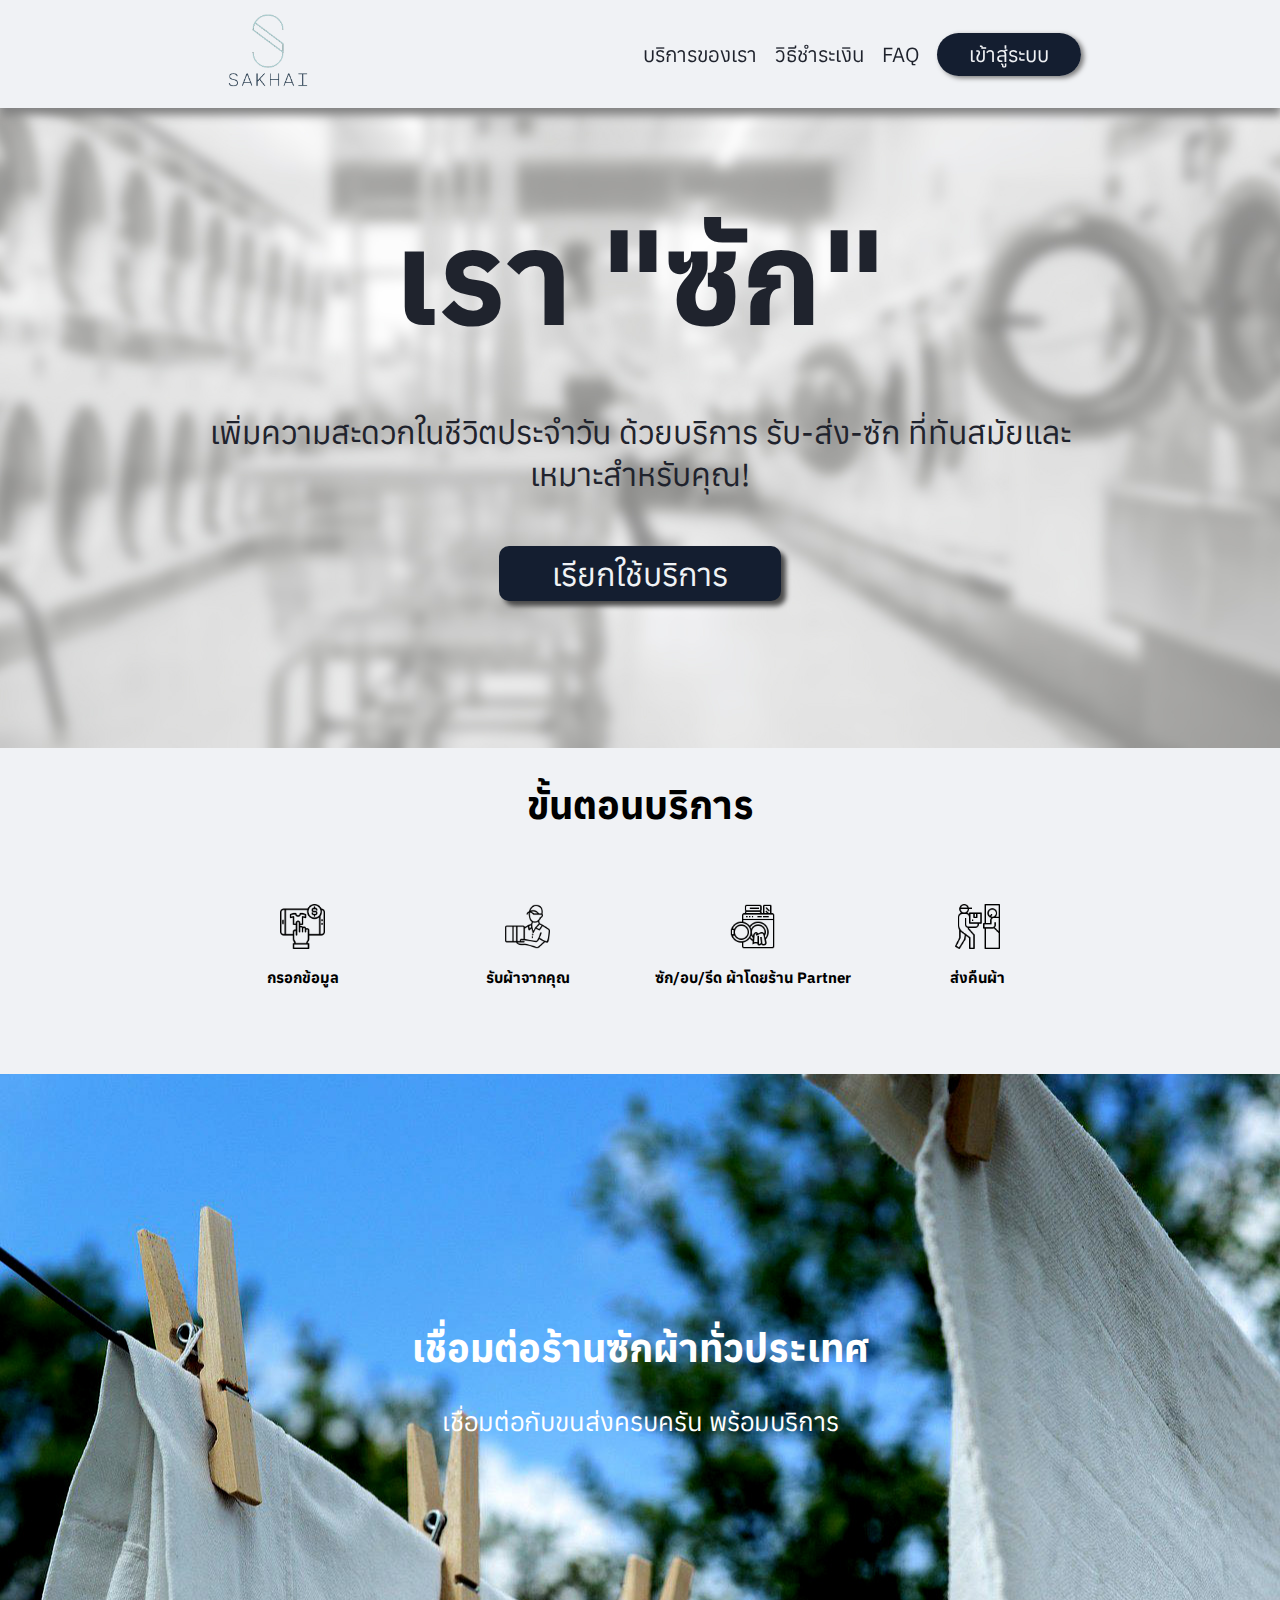
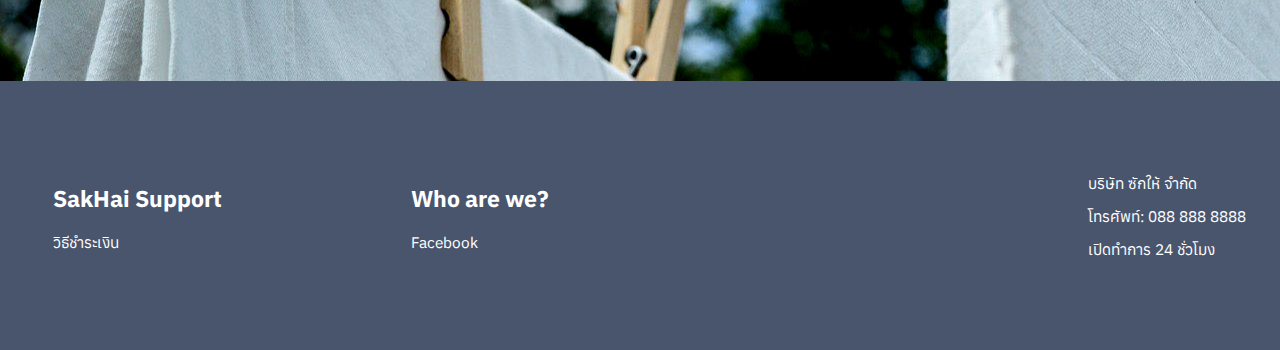
<file: index.html>
<!DOCTYPE html>
<html lang="en">
    <head>
        <meta charset="UTF-8">
        <meta name="viewport" content="width=device-width, initial-scale=1.0">
        <title>ซักให้</title>
        <link rel="stylesheet" href="/style/index.css">
    </head>
    <body>
        <div class="navbar" id="navbar">
            <div class="nav-con">
                <div class="logo">
                    <a href="index.html">
                        <img src="img/sakhai_logo.png" width="50%" alt>
                    </a>
                </div>
                <ul>
                    <li><a href="service.html">บริการของเรา</a></li>
                    <li><a href="payment-method.html">วิธีชำระเงิน</a></li>
                    <li><a href="faq.html">FAQ</a></li>
                    <li><a class="login-btn" href="login.html">เข้าสู่ระบบ</a></li>
                </ul>
            </div>
        </div>
        <div class="main">
            <div class="main-con">
                <h1>
                    <span>เรา</span>
                    <span id="logo">"ซัก"</span>
                </h1>
                <span>เพิ่มความสะดวกในชีวิตประจำวัน ด้วยบริการ</span>
                <span>รับ-ส่ง-ซัก</span>
                <span>ที่ทันสมัยและเหมาะสำหรับคุณ!</span>
                <div class="btn">
                    <a href="login.html">เรียกใช้บริการ</a>
                </div>
            </div>
        </div>
        <h2 class="h2_step">ขั้นตอนบริการ</h2>
        <div class="process">
            <div class="process-con">
                <div class="step">
                    <img src="/img/step/1.png" width="20%" alt>
                    <h3>กรอกข้อมูล</h3>
                </div>
                <div class="step">
                    <img src="/img/step/2.png" width="20%" alt>
                    <h3>รับผ้าจากคุณ</h3>
                </div>
                <div class="step">
                    <img src="/img/step/3.png" width="20%" alt>
                    <h3>ซัก/อบ/รีด ผ้าโดยร้าน Partner</h3>
                </div>
                <div class="step">
                    <img src="/img/step/4.png" width="20%" alt>
                    <h3>ส่งคืนผ้า</h3>
                </div>
            </div>
        </div>
        <div class="connect-laun">
            <div class="laundry">
                <h2>เชื่อมต่อร้านซักผ้าทั่วประเทศ</h2>
                <p>เชื่อมต่อกับขนส่งครบครัน พร้อมบริการ</p>
            </div>
        </div>
        <!-- <h2 class="h2_step" id="promo">อัตราค่าบริการ</h2>
        <div class="promo">
            <div class="promo-con">
                <div class="promotion">
                    <img src="/img/promo/48hrs.png" width="20%" alt>
                    <h3>จัดส่งภายใน 48 ชั่วโมง</h3>
                    <span class="price">19</span>
                    <span class="baht">฿</span>
                    <span class="kg">/กก.</span>
                </div>
                <div class="promotion">
                    <img src="/img/promo/24hrs.png" width="20%" alt>
                    <h3>จัดส่งภายใน 24 ชั่วโมง</h3>
                    <span class="price">39</span>
                    <span class="baht">฿</span>
                    <span class="kg">/กก.</span>
                </div>
                <div class="promotion">
                    <img src="/img/promo/6hrs.png" width="20%" alt>
                    <h3>จัดส่งภายใน 6 ชั่วโมง</h3>
                    <span class="price">59</span>
                    <span class="baht">฿</span>
                    <span class="kg">/กก.</span>
                </div>
            </div>
        </div> -->
        <footer>
            <div class="on-footer">
                <ul>
                    <li><h2>SakHai Support</h2></li>
                    <!-- <li><a href="#">ค่าบริการ</a></li> -->
                    <li><a href="payment-method.html">วิธีชำระเงิน</a></li>
                </ul>
            </div>
            <div class="on-footer">
                <ul>
                    <li><h2>Who are we?</h2></li>
                    <li><a href="https://www.facebook.com/profile.php?id=61553378715945&_rdc=1&_rdr" target="_blank">Facebook</a></li>
                </ul>
            </div>
            <div class="on-footer">
                <div class="about">
                    <div>บริษัท ซักให้ จำกัด</div>
                    <div>โทรศัพท์: 088 888 8888</div>
                    <div>เปิดทำการ 24 ชั่วโมง</div>
                </div>
            </div>
        </footer>
        <script>
            let texts = ['"ซัก"','"อบ"','"รีด"'];
            let index = 0;

            let intervalId = setInterval(function() {
                document.getElementById("logo").textContent = texts[index];
                index = (index + 1) % texts.length;
            }, 2000);

            setTimeout(intervalId, 0)

            window.onscroll = function() {scrollFunction()};

            function scrollFunction() {
            if (document.body.scrollTop > 20 || document.documentElement.scrollTop > 20) {
                document.getElementById("navbar").style.opacity = "0.7";
            } else {
                document.getElementById("navbar").style.opacity = "1";
            }
            }
    </script>
    </body>
</html>
</file>
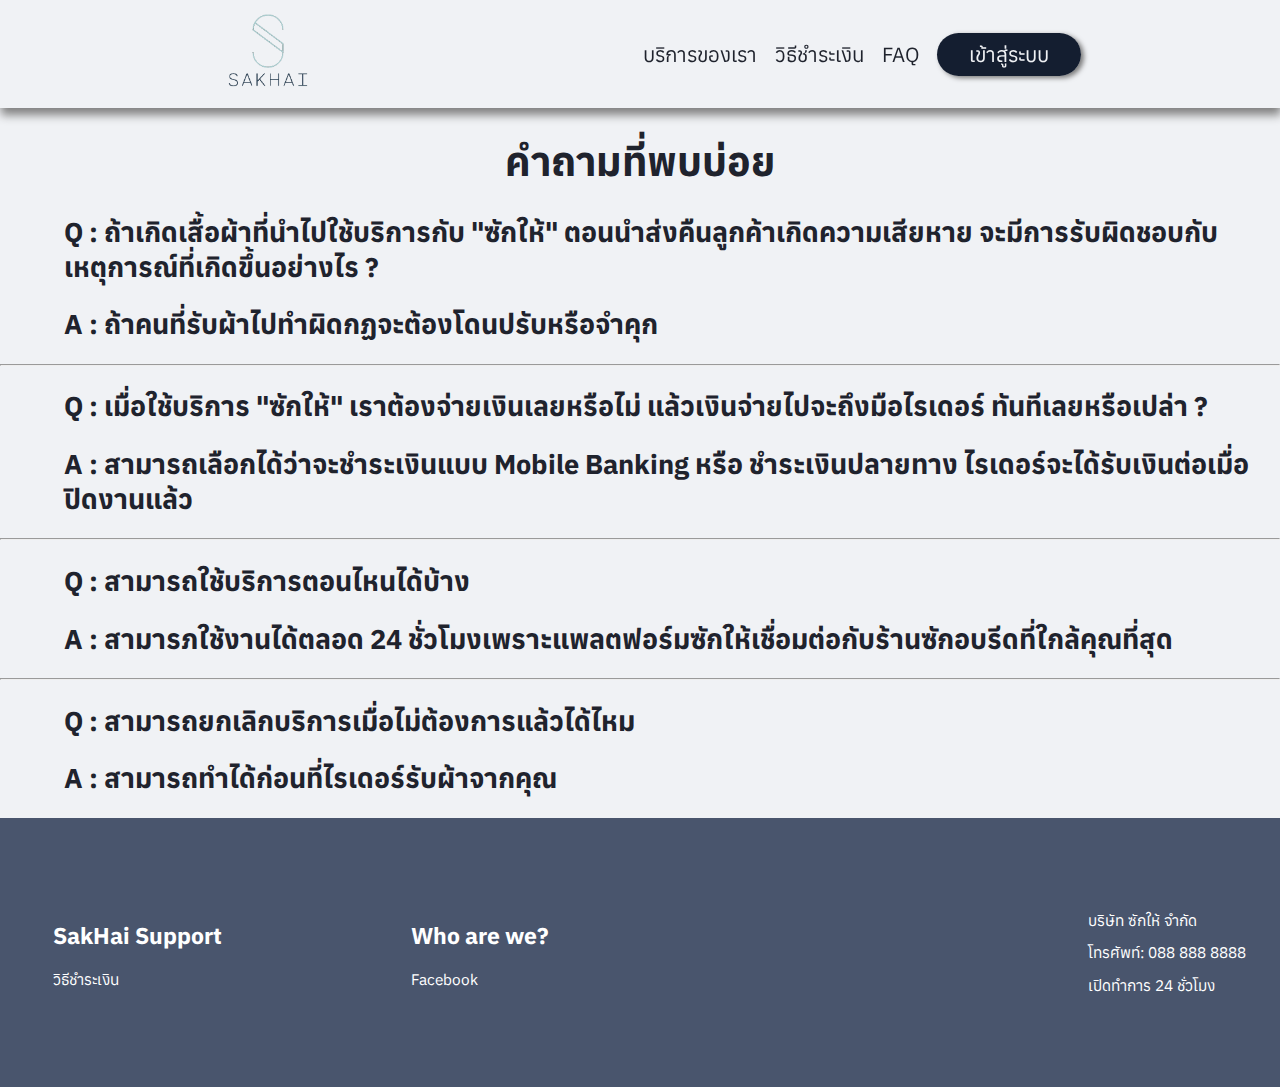
<file: faq.html>
<!DOCTYPE html>
<html lang="en">
<head>
    <meta charset="UTF-8">
    <meta name="viewport" content="width=device-width, initial-scale=1.0">
    <title>ซักให้</title>
    <link rel="stylesheet" href="style/faq.css">
</head>
<body>
    <div class="navbar" id="navbar">
        <div class="nav-con">
            <div class="logo">
                <a href="index.html">
                    <img src="img/sakhai_logo.png" width="50%" alt>
                </a>
            </div>
            <ul>
                <li><a href="service.html">บริการของเรา</a></li>
                <li><a href="payment-method.html">วิธีชำระเงิน</a></li>
                <li><a href="faq.html">FAQ</a></li>
                <li><a class="login-btn" href="login.html">เข้าสู่ระบบ</a></li>
            </ul>
        </div>
    </div>

    <div class="container">
        <div class="main-con">
            <h1>คำถามที่พบบ่อย</h1>
            <div class="faq">
                <h2>Q : ถ้าเกิดเสื้อผ้าที่นำไปใช้บริการกับ "ซักให้" ตอนนำส่งคืนลูกค้าเกิดความเสียหาย จะมีการรับผิดชอบกับเหตุการณ์ที่เกิดขึ้นอย่างไร ?</h2>
                <h2>A : ถ้าคนที่รับผ้าไปทำผิดกฏจะต้องโดนปรับหรือจำคุก</h2>
                <hr>
                <h2>Q : เมื่อใช้บริการ "ซักให้" เราต้องจ่ายเงินเลยหรือไม่ แล้วเงินจ่ายไปจะถึงมือไรเดอร์ ทันทีเลยหรือเปล่า ?</h2>
                <h2>A : สามารถเลือกได้ว่าจะชำระเงินแบบ Mobile Banking หรือ ชำระเงินปลายทาง ไรเดอร์จะได้รับเงินต่อเมื่อปิดงานแล้ว</h2>
                <hr>
                <h2>Q : สามารถใช้บริการตอนไหนได้บ้าง</h2>
                <h2>A : สามารภใช้งานได้ตลอด 24 ชั่วโมงเพราะแพลตฟอร์มซักให้เชื่อมต่อกับร้านซักอบรีดที่ใกล้คุณที่สุด</h2>
                <hr>
                <h2>Q : สามารถยกเลิกบริการเมื่อไม่ต้องการแล้วได้ไหม</h2>
                <h2>A : สามารถทำได้ก่อนที่ไรเดอร์รับผ้าจากคุณ</h2>
            </div>
        </div>
    </div>

    <footer>
        <div class="on-footer">
            <ul>
                <li><h2>SakHai Support</h2></li>
                <li><a href="payment-method.html">วิธีชำระเงิน</a></li>
            </ul>
        </div>
        <div class="on-footer">
            <ul>
                <li><h2>Who are we?</h2></li>
                <li><a href="https://www.facebook.com/profile.php?id=61553378715945&_rdc=1&_rdr" target="_blank">Facebook</a></li>
            </ul>
        </div>
        <div class="on-footer">
            <div class="about">
                <div>บริษัท ซักให้ จำกัด</div>
                <div>โทรศัพท์: 088 888 8888</div>
                <div>เปิดทำการ 24 ชั่วโมง</div>
            </div>
        </div>
    </footer>
    <script>
            window.onscroll = function() {scrollFunction()};

            function scrollFunction() {
            if (document.body.scrollTop > 20 || document.documentElement.scrollTop > 20) {
                document.getElementById("navbar").style.opacity = "0.7";
            } else {
                document.getElementById("navbar").style.opacity = "1";
            }
            }
    </script>
    </body>
</file>
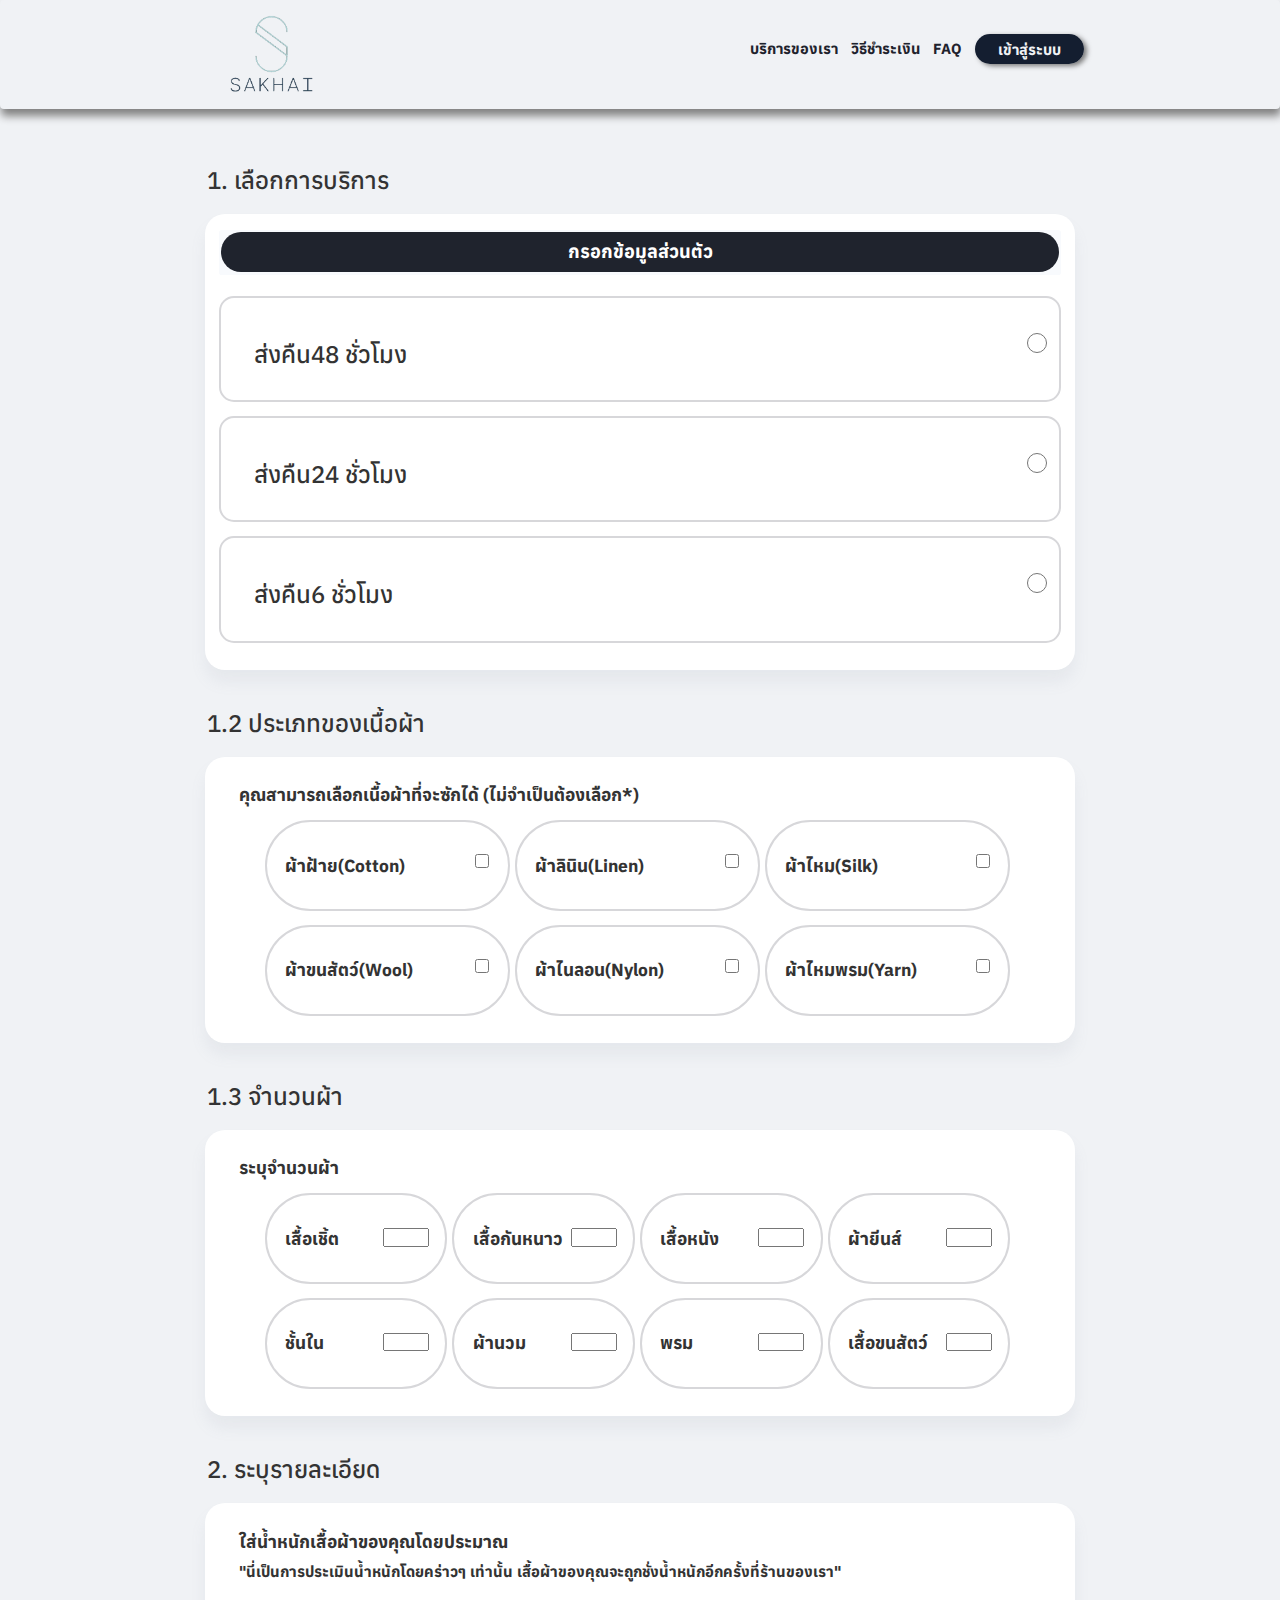
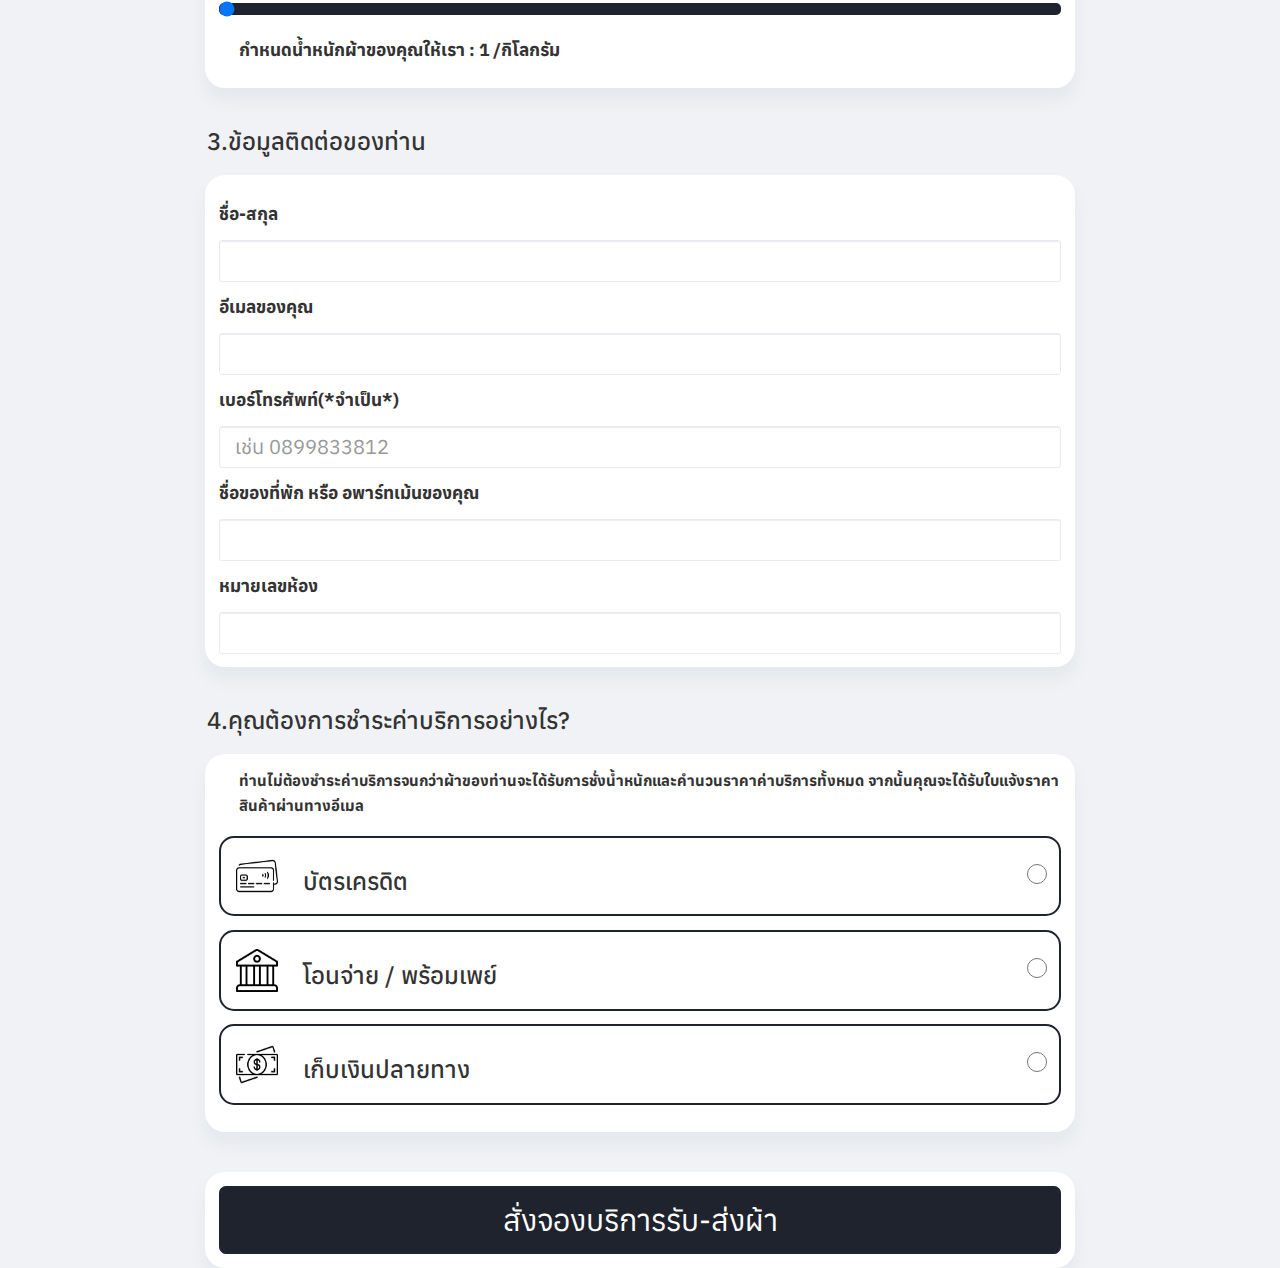
<file: form.html>
<!DOCTYPE html>
<html lang="en">
    <head>
        <meta charset="UTF-8">
        <meta name="viewport" content="width=device-width, initial-scale=1.0">
        <title>ซักให้</title>
        <link rel="stylesheet"
            href="https://maxcdn.bootstrapcdn.com/bootstrap/3.4.1/css/bootstrap.min.css">
        <link rel="stylesheet" href="style/form.css">
    </head>
    <body>
        <div class="navbar" id="navbar">
            <div class="nav-con">
                <div class="logo">
                    <a href="index.html">
                        <img src="img/sakhai_logo.png" width="50%" alt>
                    </a>
                </div>
                <ul>
                    <li><a href="service.html">บริการของเรา</a></li>
                    <li><a href="payment-method.html">วิธีชำระเงิน</a></li>
                    <li><a href="faq.html">FAQ</a></li>
                    <li><a class="login-btn" href="login.html">เข้าสู่ระบบ</a></li>
                </ul>
            </div>
        </div>
        <div class="main">
            <div class="main-con">
                <form action="/order.html">
                    <div class="section-heading mb-4">
                        <h3>1. เลือกการบริการ</h3>
                    </div>
                    <div class="cardall">
                        <div class="card-body">
                            <div class="buttonhead">
                                <div class="btnmain w-100">
                                    <a href="#userdata" class="btn1 "
                                        style="font-size: 2rem;">กรอกข้อมูลส่วนตัว</a>
                                </div>
                            </div>
                            <div class="radiocard1 w-100">
                                <input class="radio1 checktest" type="radio"
                                    name="pricingRadio1" id="pricingRadio1"
                                    required>
                                <label for="pricingRadio1"
                                    class="label1 testcheck w-100">
                                    <div class="row">
                                        <div class="textright">
                                            <div>
                                                <!-- <span class="blue1 baht right3">
                                                    99</span>
                                                <span class="blue1 baht2 right3">฿</span> -->
                                            </div>
                                        </div>
                                        <div class="h3one right3">
                                            <div class="h3 mb-0 right3">ส่งคืน48
                                                ชั่วโมง</div>
                                        </div>
                                    </div>
                                </label>
                            </div>

                            <div class="radiocard1 w-100">
                                <input class="radio1 checktest" type="radio"
                                    name="pricingRadio1" id="pricingRadio2">
                                <label for="pricingRadio2"
                                    class="label2 testcheck w-100">
                                    <div class="row">
                                        <div class="textright">
                                            <div>
                                                <!-- <span class="blue1 baht right3">179</span>
                                                <span class="blue1 baht2 right3">฿</span> -->
                                            </div>
                                        </div>
                                        <div class="h3one right3">
                                            <div class="h3 mb-0 right3">ส่งคืน24
                                                ชั่วโมง</div>
                                        </div>
                                    </div>
                                </label>
                            </div>

                            <div class="radiocard1 w-100">
                                <input class="radio1 checktest" type="radio"
                                    name="pricingRadio1" id="pricingRadio3">
                                <label for="pricingRadio3"
                                    class="label3 testcheck w-100">
                                    <div class="row">
                                        <div class="textright">
                                            <div>
                                                <!-- <span class="blue1 baht right3">389</span>
                                                <span class="blue1 baht2 right3">฿</span> -->
                                            </div>
                                        </div>
                                        <div class="h3one right3">
                                            <div class="h3 mb-0">ส่งคืน6 ชั่วโมง</div>
                                        </div>
                                    </div>
                                </label>
                            </div>
                        </div>
                    </div>
                    <div class="section-heading mb-4">
                        <h3>1.2 ประเภทของเนื้อผ้า</h3>
                    </div>
                    <div class="cardall">
                        <div class="card-body">
                                <div>
                                    <p>คุณสามารถเลือกเนื้อผ้าที่จะซักได้ (ไม่จำเป็นต้องเลือก*)</p>
                                </div>
                                <div class="boxcard">
                                <div class="card-body1">
                                    <div class="radiocard-1 w-100">
                                         <input type="checkbox" class="bordercheck" name="Radio1" id="Radio1">
                                        <label class="labelradio borderchecklabel w-70"for="Radio1">ผ้าฝ้าย(Cotton)</label>
                                    </div>
                                    <div class="radiocard-1 w-100">
                                        <input type="checkbox" class="bordercheck" name="Radio1" id="Radio12">
                                       <label class="labelradio borderchecklabel w-70" for="Radio12">ผ้าลินิน(Linen)</label>
                                   </div>
                                   <div class="radiocard-1 w-100">
                                    <input type="checkbox" class="bordercheck" name="Radio1" id="Radio13">
                                   <label class="labelradio borderchecklabel w-70" for="Radio13">ผ้าไหม(Silk)</label>
                               </div>
                                </div>
                                <div class="card-body1">
                                    <div class="radiocard-1 w-100">
                                         <input type="checkbox" class="bordercheck" name="Radio1" id="Radio14">
                                        <label class="labelradio borderchecklabel w-70"for="Radio14">ผ้าขนสัตว์(Wool)</label>
                                    </div>
                                    <div class="radiocard-1 w-100">
                                        <input type="checkbox" class="bordercheck" name="Radio1" id="Radio15">
                                       <label class="labelradio borderchecklabel w-70" for="Radio15">ผ้าไนลอน(Nylon)</label>
                                   </div>
                                   <div class="radiocard-1 w-100">
                                    <input type="checkbox" class="bordercheck" name="Radio1" id="Radio16">
                                   <label class="labelradio borderchecklabel w-70" for="Radio16">ผ้าไหมพรม(Yarn)</label>
                               </div>
                                </div>
                        </div>
                    </div>
                    </div>

                    <div class="section-heading mb-4">
                        <h3>1.3 จำนวนผ้า</h3>
                    </div>
                    <div class="cardall">
                        <div class="card-body">
                                <div>
                                    <p>ระบุจำนวนผ้า</p>
                                </div>
                                <div class="boxcard">
                                <div class="card-body1">
                                    <div class="radiocard-2 w-100">
                                         <input type="number" class="" name="clothes" value="เสื้อเชิ้ต" id="radio21" min="0">
                                        <label class="labelradio  w-70"for="radio21">เสื้อเชิ้ต</label>
                                    </div>
                                    <div class="radiocard-2 w-100">
                                        <input type="number" class="" name="clothes" id="radio22" min="0">
                                       <label class="labelradio  w-70"for="radio22">เสื้อกันหนาว</label>
                                   </div>
                                    <div class="radiocard-2 w-100">
                                        <input type="number" class="" name="clothes" id="radio23" min="0">
                                       <label class="labelradio  w-70" for="radio23">เสื้อหนัง</label>
                                   </div>
                                   <div class="radiocard-2 w-100">
                                    <input type="number" class="" name="clothes" id="radio24" min="0">
                                   <label class="labelradio  w-70" for="radio24">ผ้ายีนส์</label>
                               </div>
                                </div>
                                <div class="card-body1">
                                    <div class="radiocard-2 w-100">
                                         <input type="number" class="" name="clothes" id="radio25" min="0">
                                        <label class="labelradio  w-70"for="radio25">ชั้นใน</label>
                                    </div>
                                    <div class="radiocard-2 w-100">
                                        <input type="number" class="" name="clothes" id="radio26" min="0">
                                       <label class="labelradio  w-70" for="radio26">ผ้านวม</label>
                                   </div>
                                   <div class="radiocard-2 w-100">
                                    <input type="number" class="" name="clothes" id="radio27" min="0">
                                   <label class="labelradio  w-70" for="radio27">พรม</label>
                               </div>
                               <div class="radiocard-2 w-100">
                                <input type="number" class="" name="clothes" id="radio28" min="0">
                               <label class="labelradio  w-70" for="radio28">เสื้อขนสัตว์</label>
                           </div>
                                </div>
                        </div>
                    </div>
                    </div>





                    <div class="section-heading mb-4">
                        <h3>2. ระบุรายละเอียด</h3>
                    </div>
                    <div class="cardall">
                        <div class="card-body position-relative">
                            <div>
                                <div>
                                    <p class="pe1">ใส่น้ำหนักเสื้อผ้าของคุณโดยประมาณ</p>
                                    <p class="font-size1">"นี่เป็นการประเมินน้ำหนักโดยคร่าวๆ เท่านั้น เสื้อผ้าของคุณจะถูกชั่งน้ำหนักอีกครั้งที่ร้านของเรา"</p>
                                    <input type="range" id="rangeInput" min="1"
                                        max="20" value="1">
                                    <p>กำหนดน้ำหนักผ้าของคุณให้เรา : <span
                                            id="rangeValue">1 /กิโลกรัม</span></p>
                                </div>
                            </div>
                        </div>
                    </div>
                    <div class="section-heading mb-4">
                        <h3 id="userdata">3.ข้อมูลติดต่อของท่าน</h3>
                    </div>
                    <div class="cardall">
                        <div class="card-body position-relative">
                            <div>
                                <div>
                                    <div class="cname">
                                        <label class="nearlabel" for>ชื่อ-สกุล</label>
                                        <input class="form-control" type="text"
                                            required>
                                    </div>
                                    <div class="cmail">
                                        <label class="nearlabel" for>อีเมลของคุณ</label>
                                        <input class="form-control" type="email"
                                            required>
                                    </div>
                                    <div class="ctel">
                                        <label class="nearlabel" for>เบอร์โทรศัพท์(*จำเป็น*)</label>
                                        <input class="form-control"
                                            maxlength="15" type="tel"
                                            placeholder="เช่น 0899833812"
                                            required>
                                    </div>
                                    <div class="clive">
                                        <label class="nearlabel" for>ชื่อของที่พัก
                                            หรือ อพาร์ทเม้นของคุณ</label>
                                        <input class="form-control" type="text"
                                            required>
                                    </div>
                                    <div class="cnumberroom">
                                        <label class="nearlabel" for>หมายเลขห้อง</label>
                                        <input class="form-control"
                                            maxlength="15" type="text" required>
                                    </div>
                                </div>
                            </div>
                        </div>
                    </div>
                    <div class="section-heading mb-4">
                        <h3>4.คุณต้องการชำระค่าบริการอย่างไร?</h3>
                    </div>
                    <div class="cardall">
                        <div class="card-body position-relative">
                            <div id="payment">
                                <p class="mb-5 font-size1 line">ท่านไม่ต้องชำระค่าบริการจนกว่าผ้าของท่านจะได้รับการชั่งน้ำหนักและคำนวนราคาค่าบริการทั้งหมด
                                    จากนั้นคุณจะได้รับใบแจ้งราคาสินค้าผ่านทางอีเมล</p>
                            </div>
                            <div class="radiolast w-100">
                                <input type="radio" class="radio2 checktest"
                                    name="radiolast1" id="radiolast1" required>
                                <label for="radiolast1"
                                    class="label4 testcheck w-100">
                                    <div class="row">
                                        <!-- <div class="aof1"> -->
                                            <img src="/img/few/credit-card.png" width="5%" alt="">
                                        <!-- </div> -->
                                        <div class="h3one right3">
                                            <div class="h3 mb-0 right3">บัตรเครดิต</div>
                                        </div>
                                    </div>
                                </label>
                            </div>
                            <div class="radiolast w-100">
                                <input type="radio" class="radio2 checktest"
                                    name="radiolast1" id="radiolast2">
                                <label for="radiolast2"
                                    class="label4 testcheck w-100">
                                    <div class="row">
                                        <img src="/img/few/bank.png" width="5%" alt="">
                                        <div class="h3one right3">
                                            <div class="h3 mb-0 right3">โอนจ่าย
                                                / พร้อมเพย์</div>
                                        </div>
                                    </div>
                                </label>
                            </div>
                            <div class="radiolast w-100">
                                <input type="radio" class="radio2 checktest"
                                    name="radiolast1" id="radiolast3">
                                <label for="radiolast3"
                                    class="label4 testcheck w-100">
                                    <div class="row">
                                        <img src="/img/few/cash.png" width="5%" alt="">
                                        <div class="h3one right3">
                                            <div class="h3 mb-0 right3">เก็บเงินปลายทาง</div>
                                        </div>
                                    </div>
                                </label>
                            </div>
                        </div>
                    </div>
                    <div class="cardall1">
                        <div class="card-body position-relative">
                            <input type="submit"
                                class="btn btn-primary btn-lg btn-block ladda-button request-ladda-button mb-3"
                                value="สั่งจองบริการรับ-ส่งผ้า">
                        </div>
                    </form>
                </div>
            </div>
            <script>
                // Update the displayed value when the range input changes
                document.getElementById('rangeInput').addEventListener('input', function () {
                    // Get the value from the range input
                    let value = this.value;

                    // You can add custom text to the value
                    let customText = " /กิโลกรัม";

                    // Update the displayed value with custom text
                    document.getElementById('rangeValue').textContent = value + customText;
                });
            </script>
        </body>
    </html>
</file>
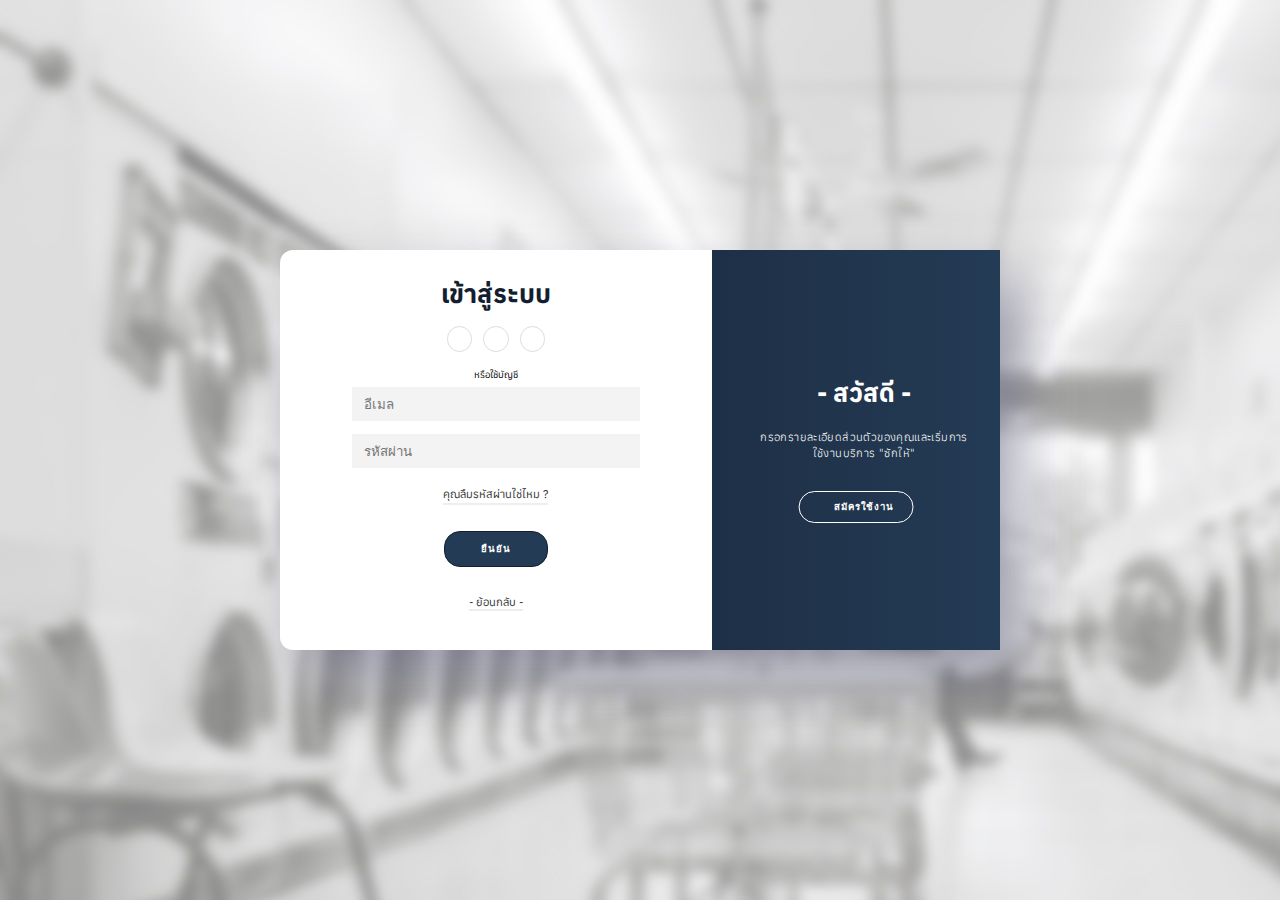
<file: login.html>
<!DOCTYPE html>
<html lang="en">
<head>
    <meta charset="UTF-8">
    <meta http-equiv="X-UA-Compatible" content="IE=edge">
    <meta name="viewport" content="width=device-width, initial-scale=1.0">
    <title>Sign in || Sign up from</title>
     <!-- font awesome icons -->
     <link rel="stylesheet" href="https://cdnjs.cloudflare.com/ajax/libs/font-awesome/6.1.1/css/all.min.css" integrity="sha512-KfkfwYDsLkIlwQp6LFnl8zNdLGxu9YAA1QvwINks4PhcElQSvqcyVLLD9aMhXd13uQjoXtEKNosOWaZqXgel0g==" crossorigin="anonymous" referrerpolicy="no-referrer" />
    <!-- css stylesheet -->
    <link rel="stylesheet" href="style/login.css">
</head>
<body>
    <div class="container" id="container">
        <div class="form-container sign-up-container">
            <form action="#">
                <h1>สร้างบัญชี</h1>
                <div class="social-container">
                    <a href="#" class="social"><i class="fab fa-facebook-f"></i></a>
                    <a href="#" class="social"><i class="fab fa-google-plus-g"></i></a>
                    <a href="#" class="social"><i class="fab fa-line fa-lg"></i></a>
                </div>
                <span>หรือใช้บัญชี</span>
                <div class="infield">
                    <input type="text" placeholder="ชื่อ" />
                    <label></label>
                </div>
                <div class="infield">
                    <input type="email" placeholder="อีเมล" name="email"/>
                    <label></label>
                </div>
                <div class="infield">
                    <input type="password" placeholder="รหัสผ่าน" />
                    <label></label>
                </div>
                <button>สมัคร</button>
                <a href="login.html" class="return">- ย้อนกลับ -</a>
            </form>
        </div>
        <div class="form-container sign-in-container">
            <form action="search.html">
                <h1>เข้าสู่ระบบ</h1>
                <div class="social-container">
                    <a href="#" class="social"><i class="fab fa-facebook-f"></i></a>
                    <a href="#" class="social"><i class="fab fa-google-plus-g"></i></a>
                    <a href="#" class="social"><i class="fab fa-line fa-lg"></i></a>
                </div>
                <span>หรือใช้บัญชี</span>
                <div class="infield">
                    <input type="email" placeholder="อีเมล" name="email"/>
                    <label></label>
                </div>
                <div class="infield">
                    <input type="password" placeholder="รหัสผ่าน" />
                    <label></label>
                </div>
                <a href="#" class="forgot">คุณลืมรหัสผ่านใช่ไหม ?</a>
                <button>ยืนยัน</button>
                <a href="index.html" class="return">- ย้อนกลับ -</a>
            </form>
        </div>
        <div class="overlay-container" id="overlayCon">
            <div class="overlay">
                <div class="overlay-panel overlay-left">
                    <h1>- ยินดีต้อนรับ -</h1>
                    <p>หากต้องการเชื่อมต่อ "ซักให้" โปรด<br>เข้าสู่ระบบด้วยข้อมูลส่วนบุคคลของคุณ</p>
                    <button>เข้าสู่ระบบ</button>
                </div>
                <div class="overlay-panel overlay-right">
                    <h1>- สวัสดี -</h1>
                    <p>กรอกรายละเอียดส่วนตัวของคุณและเริ่มการใช้งานบริการ "ซักให้"</p>
                    <button>สมัครใช้งาน</button>
                </div>
            </div>
            <button id="overlayBtn"></button>
        </div>
    </div>
    <!-- js code -->
    <script>
        const container = document.getElementById("container");
        const overlayCon = document.getElementById("overlayCon");
        const overlayBtn = document.getElementById("overlayBtn");

        overlayBtn.addEventListener("click", ()=> {
            container.classList.toggle("right-panel-active");

            overlayBtn.classList.remove("btnScaled");
            window.requestAnimationFrame( ()=> {
                overlayBtn.classList.add("btnScaled");
            })
        });

    </script>
</body>
</html>
</file>
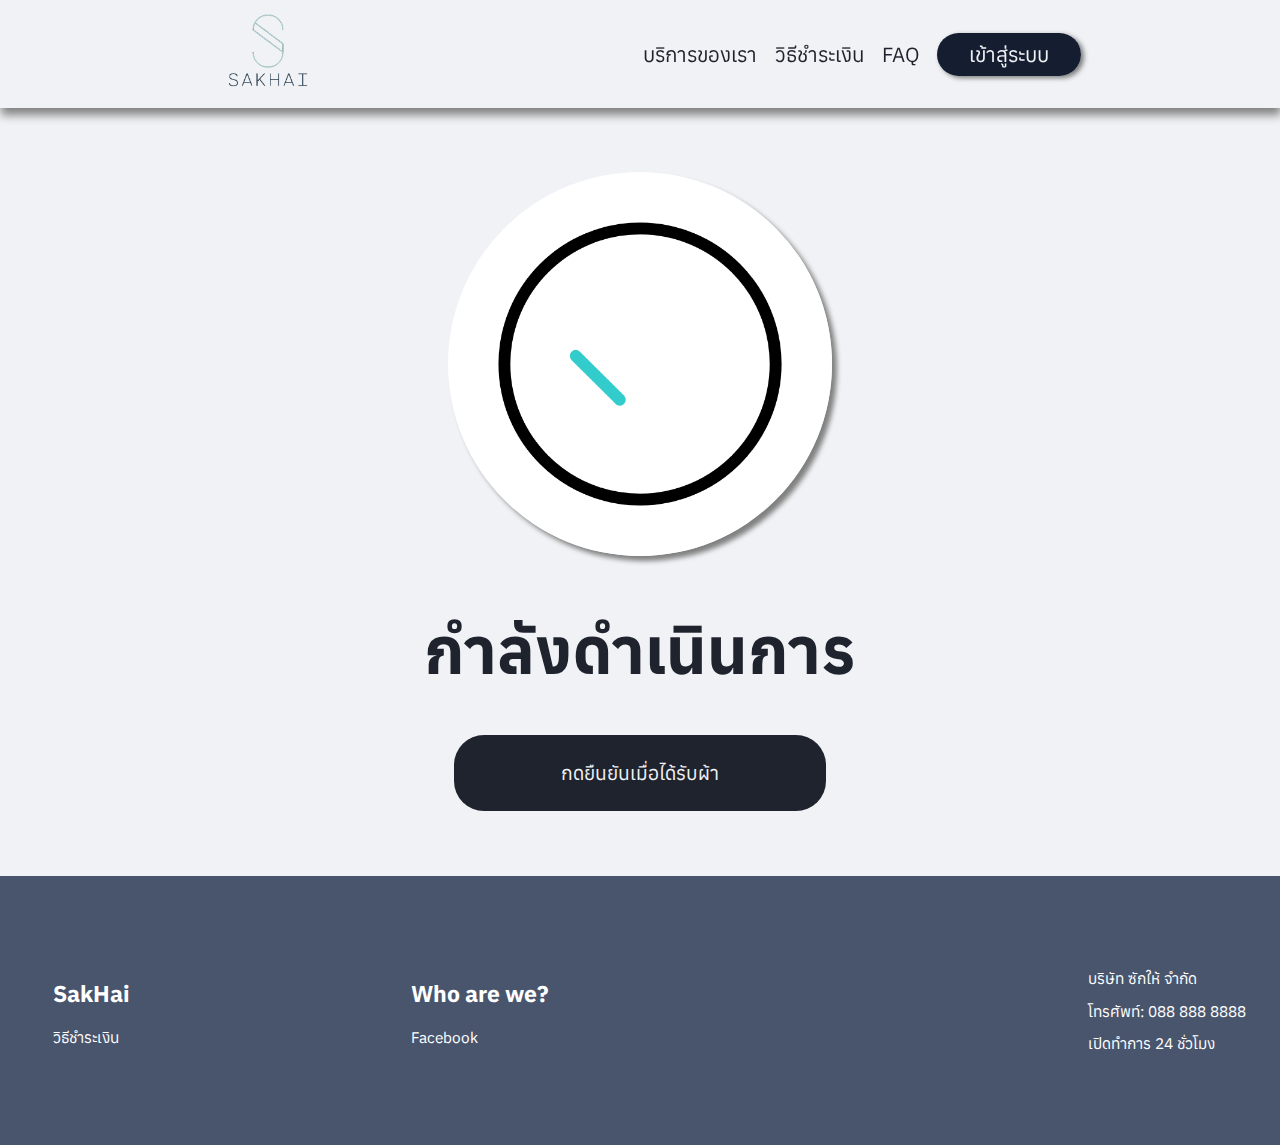
<file: order.html>
<!DOCTYPE html>
<html lang="en">
    <head>
        <meta charset="UTF-8">
        <meta name="viewport" content="width=device-width, initial-scale=1.0">
        <title>ซักให้</title>
        <link rel="stylesheet" href="style/order.css">
    </head>
    <body>
        <div class="navbar" id="navbar">
            <div class="nav-con">
                <div class="logo">
                    <a href="index.html">
                        <img src="img/sakhai_logo.png" width="50%" alt>
                    </a>
                </div>
                <ul>
                    <li><a href="service.html">บริการของเรา</a></li>
                    <li><a href="payment-method.html">วิธีชำระเงิน</a></li>
                    <li><a href="faq.html">FAQ</a></li>
                    <li><a class="login-btn" href="login.html">เข้าสู่ระบบ</a></li>
                </ul>
            </div>
        </div>
        <div class="main">
            <div class="main-con">
                <img src="img/delivery-process/1.gif" alt width="60%" id="changingImage">
                <h1 id="status">กำลังดำเนินการ</h1>
                <div class="btn">
                    <a href="index.html">กดยืนยันเมื่อได้รับผ้า</a>
                </div>
            </div>
        </div>
        <footer>
            <div class="on-footer">
                <ul>
                    <li><h2>SakHai</h2></li>
                    <li><a href="payment-method.html">วิธีชำระเงิน</a></li>
                </ul>
            </div>
            <div class="on-footer">
                <ul>
                    <li><h2>Who are we?</h2></li>
                    <li><a href="https://www.facebook.com/profile.php?id=61553378715945&_rdc=1&_rdr" target="_blank">Facebook</a></li>
                </ul>
            </div>
            <div class="on-footer">
                <div class="about">
                    <div>บริษัท ซักให้ จำกัด</div>
                    <div>โทรศัพท์: 088 888 8888</div>
                    <div>เปิดทำการ 24 ชั่วโมง</div>
                </div>
            </div>
        </footer>
        <script>
            let texts = ["กำลังดำเนินการ", "กำลังไปรับผ้า", "กำลังซักผ้า", "กำลังนำผ้าไปส่งให้คุณ", "จัดส่งผ้าเสร็จสิ้น"];
            let images = ["/img/delivery-process/1.gif","/img/delivery-process/2.gif","/img/delivery-process/3.gif","/img/delivery-process/4.gif","/img/delivery-process/5.gif"];

            let index = 0;
            let currentIndex = 0;

            let intervalId = setInterval(function () {
                document.getElementById("status").textContent = texts[index];
                document.getElementById("changingImage").src = images[currentIndex];

                index = (index + 1) % texts.length;
                currentIndex = (currentIndex + 1) % images.length;
            }, 3000);

            setTimeout(function () {
                clearInterval(intervalId);
            }, 15000);

            window.onscroll = function() {scrollFunction()};

            function scrollFunction() {
            if (document.body.scrollTop > 20 || document.documentElement.scrollTop > 20) {
                document.getElementById("navbar").style.opacity = "0.7";
            } else {
                document.getElementById("navbar").style.opacity = "1";
            }
            }
    </script>
        </script>
    </body>
</html>
</file>
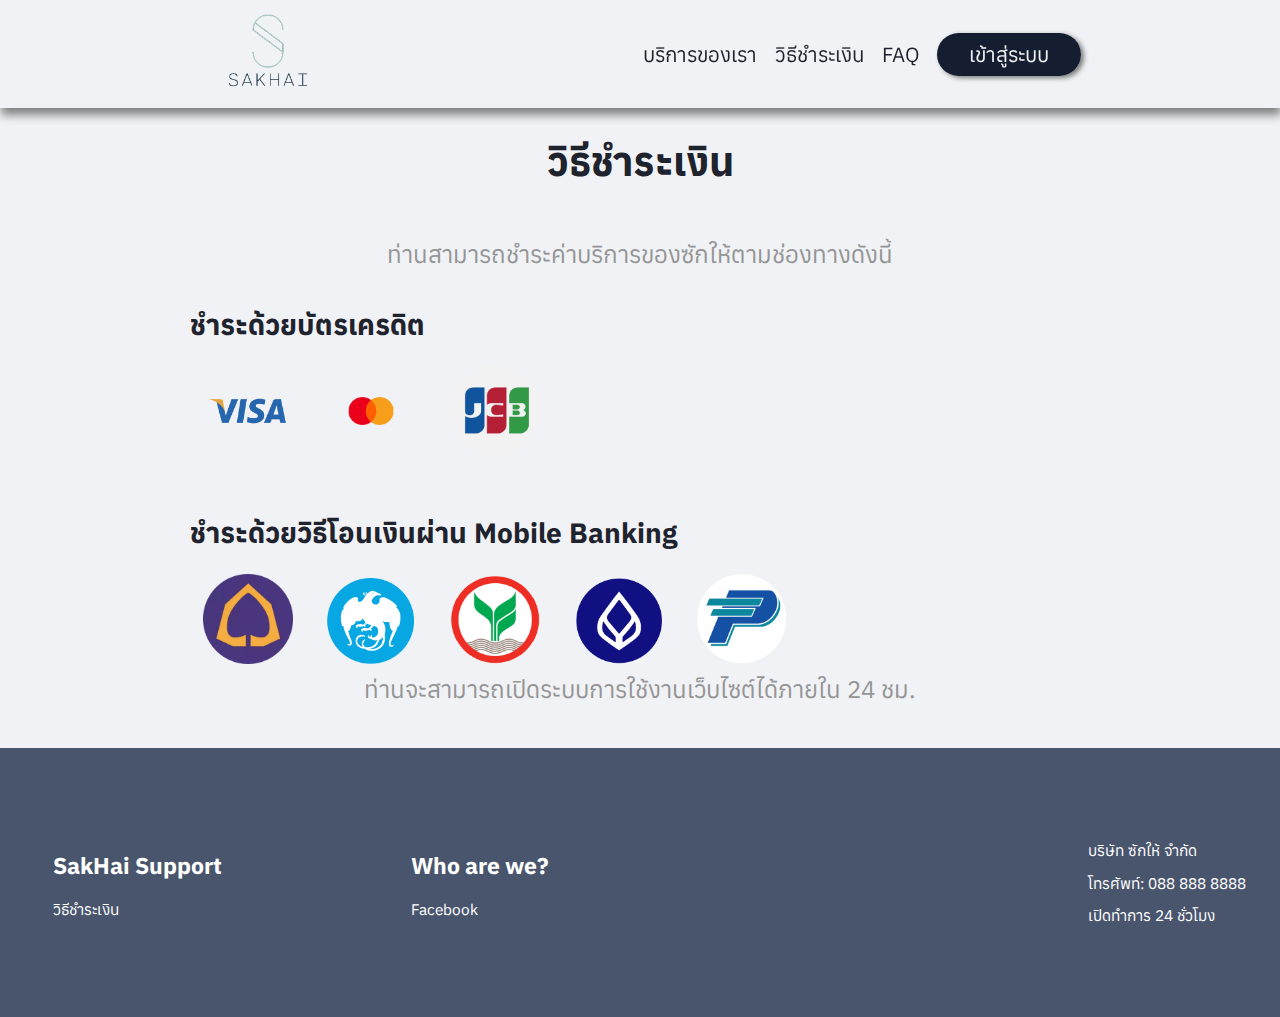
<file: payment-method.html>
<!DOCTYPE html>
<html lang="en">
    <head>
        <meta charset="UTF-8">
        <meta name="viewport" content="width=device-width, initial-scale=1.0">
        <link rel="stylesheet" href="/style/payment-method.css">
        <title>ซักให้</title>
    </head>
    <body>
        <div class="navbar" id="navbar">
            <div class="nav-con">
                <div class="logo">
                    <a href="index.html">
                        <img src="img/sakhai_logo.png" width="50%" alt>
                    </a>
                </div>
                <ul>
                    <li><a href="service.html">บริการของเรา</a></li>
                    <li><a href="payment-method.html">วิธีชำระเงิน</a></li>
                    <li><a href="faq.html">FAQ</a></li>
                    <li><a class="login-btn" href="login.html">เข้าสู่ระบบ</a></li>
                </ul>
            </div>
        </div>
        <div class="main">
            <div class="main-con">
                <h1>วิธีชำระเงิน</h1>
                <div class="des">ท่านสามารถชำระค่าบริการของซักให้ตามช่องทางดังนี้</div>
                <div class="method">
                    <h2>ชำระด้วยบัตรเครดิต</h2>
                    <div class="pay-method">
                        <img src="/img/paymet-method/visa.png" width="10%" alt="">
                        <img src="/img/paymet-method/mastercard.png" width="10%" alt="">
                        <img src="/img/paymet-method/jcb.png" width="10%" alt="">
                    </div>
                </div>
                <div class="method">
                    <h2>ชำระด้วยวิธีโอนเงินผ่าน Mobile Banking</h2>
                    <div class="pay-method">
                        <img src="/img/paymet-method/scb.png" width="10%" alt="">
                        <img src="/img/paymet-method/ktb_logo_circle.gif" width="10%" alt="">
                        <img src="/img/paymet-method/tfb_logo_circle.gif" width="10%" alt="">
                        <img src="/img/paymet-method/bbl_logo_circle.gif" width="10%" alt="">
                        <img src="/img/paymet-method/promptpay_logo_circle.gif" width="10%" alt="">
                    </div>
                    <div class="des">ท่านจะสามารถเปิดระบบการใช้งานเว็บไซต์ได้ภายใน 24 ชม.</div>
                </div>
            </div>
        </div>
        <footer>
            <div class="on-footer">
                <ul>
                    <li><h2>SakHai Support</h2></li>
                    <li><a href="payment-method.html">วิธีชำระเงิน</a></li>
                </ul>
            </div>
            <div class="on-footer">
                <ul>
                    <li><h2>Who are we?</h2></li>
                    <li><a href="https://www.facebook.com/profile.php?id=61553378715945&_rdc=1&_rdr" target="_blank">Facebook</a></li>
                </ul>
            </div>
            <div class="on-footer">
                <div class="about">
                    <div>บริษัท ซักให้ จำกัด</div>
                    <div>โทรศัพท์: 088 888 8888</div>
                    <div>เปิดทำการ 24 ชั่วโมง</div>
                </div>
            </div>
        </footer>
        <script>
            window.onscroll = function() {scrollFunction()};

            function scrollFunction() {
            if (document.body.scrollTop > 20 || document.documentElement.scrollTop > 20) {
                document.getElementById("navbar").style.opacity = "0.7";
            } else {
                document.getElementById("navbar").style.opacity = "1";
            }
            }
    </script>
    </body>
</html>
</file>
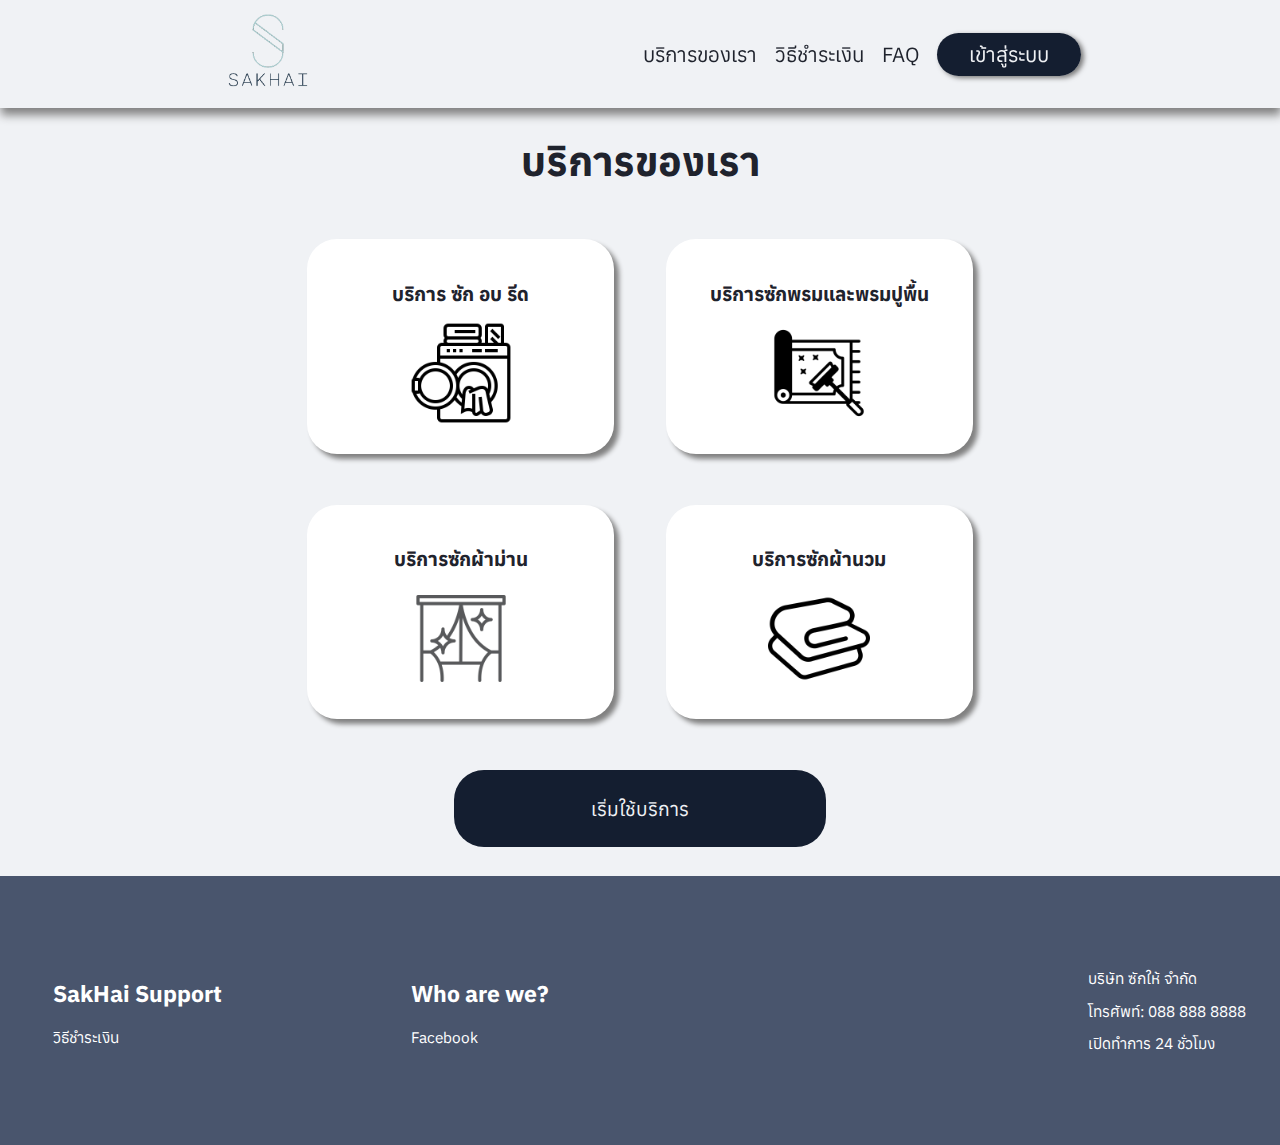
<file: service.html>
<!DOCTYPE html>
<html lang="en">
<head>
    <meta charset="UTF-8">
    <meta name="viewport" content="width=device-width, initial-scale=1.0">
    <title>ซักให้</title>
    <link rel="stylesheet" href="style/service.css">
</head>
<body>
    <div class="navbar" id="navbar">
        <div class="nav-con">
            <div class="logo">
                <a href="index.html">
                    <img src="img/sakhai_logo.png" width="50%" alt>
                </a>
            </div>
            <ul>
                <li><a href="service.html">บริการของเรา</a></li>
                <li><a href="payment-method.html">วิธีชำระเงิน</a></li>
                <li><a href="faq.html">FAQ</a></li>
                <li><a class="login-btn" href="login.html">เข้าสู่ระบบ</a></li>
            </ul>
        </div>
    </div>
    <div class="main">
        <div class="main-con">
            <h1>บริการของเรา</h1>
            <div class="all-service">
                <div class="service">
                    <h2>บริการ ซัก อบ รีด</h2>
                    <img src="img/service/laundry.png" width="40%" alt="">
                </div>
                <div class="service">
                    <h2>บริการซักพรมและพรมปูพื้น</h2>
                    <img src="img/service/vaccum-cleaner.png" width="40%" alt="">
                </div>
                <div class="service">
                    <h2>บริการซักผ้าม่าน</h2>
                    <img src="img/service/cleaning.png" width="40%" alt="">
                </div>
                <div class="service">
                    <h2>บริการซักผ้านวม</h2>
                    <img src="img/service/blanket.png" width="40%" alt="">
                </div>
            </div>
            <div class="btn">
                <a href="login.html">เริ่มใช้บริการ</a>
            </div>
        </div>
    </div>
    <footer>
        <div class="on-footer">
            <ul>
                <li><h2>SakHai Support</h2></li>
                <li><a href="payment-method.html">วิธีชำระเงิน</a></li>
            </ul>
        </div>
        <div class="on-footer">
            <ul>
                <li><h2>Who are we?</h2></li>
                <li><a href="https://www.facebook.com/profile.php?id=61553378715945&_rdc=1&_rdr" target="_blank">Facebook</a></li>
            </ul>
        </div>
        <div class="on-footer">
            <div class="about">
                <div>บริษัท ซักให้ จำกัด</div>
                <div>โทรศัพท์: 088 888 8888</div>
                <div>เปิดทำการ 24 ชั่วโมง</div>
            </div>
        </div>
    </footer>
    <script>
        window.onscroll = function() {scrollFunction()};

        function scrollFunction() {
        if (document.body.scrollTop > 20 || document.documentElement.scrollTop > 20) {
            document.getElementById("navbar").style.opacity = "0.7";
        } else {
            document.getElementById("navbar").style.opacity = "1";
        }
        }
</script>  
</body>
</html>
</file>
<file: style/index.css>
@import url('https://fonts.googleapis.com/css2?family=Anuphan:wght@600&display=swap');

* {
    transition: all 0.35s ease;
    -webkit-transition: all 0.35s ease;
}

body {
    margin: 0;
    padding: 0;
    background-color: #f0f2f5;
    font-family: 'Anuphan', sans-serif;
}

html {
    font-size: calc(35% + 0.8vmin);
}

.navbar {
    display: flex;
    justify-content: center;
    align-items: center;
    background-color: #f0f2f5;
    font-size: 1.6rem;
    box-shadow: #818181 1px 7px 9px;
    position: sticky;
    top: 0;
}

.nav-con {
    max-width: 900px;
    width: 100%;
    display: flex;
    color: #1F232D;
    justify-content: center;
}

.logo {
    display: flex;
    justify-content: center;
}

.logo:hover {
    transform: scale(1.02);
}

.login-btn {
    color: #f0f2f5 !important;
    background-color: #141E30;
    border-radius: 30px;
    box-shadow: #7a7a7a 3px 2px 5px;
    padding: 0.625rem 2.5rem;
}

.login-btn:hover {
    color: #141E30 !important;
    background-color: white;
    border: solid #141E30;
}

.navbar ul {
    display: flex;
    width: 100%;
    justify-content: right;
    align-items: center;
    list-style: none;
}

.navbar ul li {
    margin: 0.7rem;
}

.navbar ul li a {
    text-decoration: none;
    color: #1F232D;
    ;
}

.navbar a:hover {
    color: #818181;
}

.login_btn{
    padding: 1rem 4rem;
    border-radius: 30px;
    box-shadow: #868992 5px 5px 5px;
}

.main {
    width: 100%;
    height: 50rem;
    display: flex;
    align-items: center;
    justify-content: center;
    background-image: url(/img/banner\ bg.jpg);
    background-position: center;
}

.main-con {
    max-width: 900px;
    text-align: center;
    font-size: 2.5rem;
    color: #1F232D;
    height: 50rem;
}

.main-con h1 {
    font-size: 10rem;
    margin-bottom: 4rem;
}

@media screen and (max-width: 600px) {
    .main-con h1 {
        font-size: 6rem;
        margin-bottom: 2rem;
    }

    .logo {
        display: none;
  }

    .navbar{
        font-size: 1.2rem;
    }

    .navbar ul{
        justify-content: center;
    }
}

.btn a {
    display: block;
    margin-top: 4rem;
    margin-left: auto;
    margin-right: auto;
    width: 16rem;
    color: #f0f2f5;
    background-color: #141E30;
    border-radius: 10px;
    box-shadow: #4b4b4b 5px 5px 5px;
    padding: 0.5rem 3rem;
    text-decoration: none;
}

.btn a:hover {
    color: #141E30;
    background-color: white;
    border: solid #141E30;
}

.h2_step {
    text-align: center;
    font-size: 3rem;
    margin-bottom: 1px;
}

.step img:hover{
    transform: scale(1.5);
}

.process {
    display: flex;
    justify-content: center;
}

.process-con {
    max-width: 900px;
    width: 100%;
    height: 15rem;
    font-size: 1rem;
    padding: 2rem;
    display: grid;
    grid-template-columns: repeat(4, 1fr);
    text-align: center;
    align-items: center;
}

.connect-laun {
    display: flex;
    justify-content: center;
    align-items: center;
    color: white;
    background-image: url(/img/banner\ bg\ foot.jpg);
    background-position: center;
    height: 47.438rem;
}

.laundry {
    max-width: 900px;
    text-align: center;
    width: 100%;
    font-size: 2rem;
    padding: 2rem;
}

/* .promo {
    display: flex;
    justify-content: center;
}

.promo-con {
    max-width: 900px;
    width: 100%;
    height: 15rem;
    font-size: 1rem;
    padding: 2rem;
    display: grid;
    grid-template-columns: repeat(3, 1fr);
    text-align: center;
    align-items: center;
}

.promotion {
    background-color: white;
    padding: 2rem;
    margin: 1rem;
    border-radius: 10%;
    box-shadow: #bbbbbb 5px 5px 5px;
}

.promotion:hover {
    margin-top: -1px;
} */

footer {
    background-color: #49556D;
    display: grid;
    grid-template-columns: 1fr 2fr 0.5fr;
    align-items: center;
    padding: 1rem;
    font-size: 1.2rem;
    color: white;
}

footer ul{
    list-style-type: none;
}

footer ul a{
    text-align: center;
    text-decoration: none;
    color: white;
}

footer ul a:hover{
    text-decoration: none;
    color: rgb(124, 124, 124);
}

.on-footer{
    text-align: left;
    padding: 70px 0;
}

.about div{
    padding: 0.5rem 0;
}
</file>
<file: style/faq.css>
@import url('https://fonts.googleapis.com/css2?family=Anuphan:wght@600&display=swap');

* {
    transition: all 0.35s ease;
    -webkit-transition: all 0.35s ease;
}

body {
    margin: 0;
    padding: 0;
    background-color: #f0f2f5;
    font-family: 'Anuphan', sans-serif;
}

html {
    font-size: calc(35% + 0.8vmin);
}

.navbar {
    display: flex;
    justify-content: center;
    background-color: #f0f2f5;
    font-size: 1.6rem;
    box-shadow: #818181 1px 7px 9px;
    position: sticky;
    top: 0;
}

.nav-con {
    max-width: 900px;
    width: 100%;
    display: flex;
    color: #1F232D;
    justify-content: center;
}

.logo {
    display: flex;
    justify-content: center;
}

.logo:hover {
    transform: scale(1.02);
}

.login-btn {
    color: #f0f2f5 !important;
    background-color: #141E30;
    border-radius: 30px;
    box-shadow: #7a7a7a 3px 2px 5px;
    padding: 0.625rem 2.5rem;
}

.login-btn:hover {
    color: #141E30 !important;
    background-color: white;
    border: solid #141E30;
}

.navbar ul {
    display: flex;
    width: 100%;
    justify-content: right;
    align-items: center;
    list-style: none;
}

.navbar ul li {
    margin: 0.7rem;
}

.navbar ul li a {
    text-decoration: none;
    color: #1F232D;
    ;
}

.navbar a:hover {
    color: #818181;
}

@media screen and (max-width: 600px) {
    .main-con h1 {
        font-size: 6rem;
        margin-bottom: 2rem;
    }

    .logo {
        display: none;
  }

    .navbar{
        font-size: 1.2rem;
    }

    .navbar ul{
        justify-content: center;
    }
}

.main-con h1 {
    font-size: 3.125rem;
    color: #1F232D;
    text-align: center;
}

.faq h2 {
    margin: 5 auto;
    font-size: 2.125rem;
    color: #1F232D;
    padding-left: 5rem;
}

footer {
    background-color: #49556D;
    display: grid;
    grid-template-columns: 1fr 2fr 0.5fr;
    align-items: center;
    padding: 1rem;
    font-size: 1.2rem;
    color: white;
}

footer ul{
    list-style-type: none;
}

footer ul a{
    text-align: center;
    text-decoration: none;
    color: white;
}

footer ul a:hover{
    text-decoration: none;
    color: rgb(124, 124, 124);
}

.on-footer{
    text-align: left;
    padding: 70px 0;
}

.about div{
    padding: 0.5rem 0;
}
</file>
<file: style/form.css>
@import url('https://fonts.googleapis.com/css2?family=Anuphan:wght@600&display=swap');


* {
    margin: 0;
    padding: 0;
    box-sizing: border-box;
    transition: all 0.35s ease;
    -webkit-transition: all 0.35s ease;
}

body {
    font-family: 'Anuphan', sans-serif;
    margin: 0;
    text-align: left;
    background-color: #f0f2f5;
    line-height: 50px;
    font-size: 1.9rem;
    font-weight: 700;
    text-align: left;
}

html {
    font-size: calc(35% + 0.4vmin);
}

.navbar {
    display: flex;
    justify-content: center;
    align-items: center;
    background-color: #f0f2f5;
    font-size: 1.6rem;
    box-shadow: #818181 1px 7px 9px;
}

.nav-con {
    max-width: 900px;
    width: 100%;
    display: flex;
    color: #1F232D;
    justify-content: center;
}

.logo {
    display: flex;
    justify-content: center;
}

.logo:hover {
    transform: scale(1.02);
}

.login-btn {
    color: #f0f2f5 !important;
    background-color: #141E30;
    border-radius: 30px;
    box-shadow: #7a7a7a 3px 2px 5px;
    padding: 0.625rem 2.5rem;
}

.login-btn:hover {
    color: #141E30 !important;
    background-color: white;
    border: solid #141E30;
}

.navbar ul {
    display: flex;
    width: 100%;
    justify-content: right;
    align-items: center;
    list-style: none;
}

.navbar ul li {
    margin: 0.7rem;
}

.navbar ul li a {
    text-decoration: none;
    color: #1F232D;
    ;
}

.navbar a:hover {
    color: #818181;
}

.login_btn{
    background-color: #C5C6D0;
    padding: 1rem 4rem;
    border-radius: 30px;
    box-shadow: #868992 5px 5px 5px;

}

@media screen and (max-width: 600px) {
    .main-con h1 {
        font-size: 6rem;
        margin-bottom: 2rem;
    }

    .logo {
        display: none;
  }

    .navbar{
        font-size: 1.2rem;
    }

    .navbar ul{
        justify-content: center;
    }
}

.main {
    padding-top: 2rem !important;
}



.main-con {
    width: 100%;
    padding-right: 15px;
    padding-left: 15px;
    margin-right: auto;
    margin-left: auto;
    min-height: 100vh !important;
    max-width: 900px;
}

.btnmain {
    position: relative;
    display: inline-flex;
    justify-content: center;
    background-color: #f8fafd;
    border-radius: .3125rem;
    padding: .25rem;
}

.btn1 {
    padding: .700rem 1.125rem;
    font-size: .875rem;
    line-height: 1.5;
    border-radius: 30px;
    cursor: pointer;
    flex: 1 1 auto;
    background-color: #1F232D;
}
.btnmain a{
    text-align: center;
    color: #fff;
    text-decoration: none;
}

.cardall {
    position: relative;
    display: flex;
    flex-direction: column;
    min-width: 0;
    word-wrap: break-word;
    background-color: #fff;
    background-clip: border-box;
    border: 1px solid rgba(231, 234, 243, .7);
    border-radius: 20px;
    border-width: 0;
    box-shadow: 0 12px 15px rgba(140, 152, 164, .1);
    margin-bottom: 40px;
}

.cardall1 {
    position: relative;
    display: flex;
    flex-direction: column;
    min-width: 0;
    word-wrap: break-word;
    background-color: #fff;
    background-clip: border-box;
    border: 1px solid rgba(231, 234, 243, .7);
    border-radius: 20px;
    border-width: 0;
    box-shadow: 0 12px 15px rgba(140, 152, 164, .1);
}

.card-body {
    flex: 1 1 auto;
    min-height: 1px;
    padding: 1.5rem;
}

.w-100 {
    width: 100% !important;
}

.radiocard1 {
    padding-left: 0;
    margin-right: 0;
    position: relative;
}

.section-heading {
    padding-right: .25rem !important;
    padding-left: .25rem !important;
}

.label1 {
    border: 2px solid #d7d7da;
    padding: 2.5rem !important;
    border-radius: 15px !important;
    display: inline-block;
    cursor: pointer;
}

.label2 {
    border: 2px solid #d7d7da;
    padding: 2.5rem !important;
    border-radius: 15px !important;
    display: inline-block;
    cursor: pointer;

}

.label3 {
    border: 2px solid #d7d7da;
    padding: 2.5rem !important;
    border-radius: 15px !important;
    display: inline-block;
    cursor: pointer;
}

.label4 {
    border: 2px solid #1F232D;
    padding: 10px !important;
    border-radius: 15px !important;
    display: inline-block;
    cursor: pointer;
}

label {
    display: inline-block;
    margin-bottom: 1.5rem;
}

.radiocard1 input {
    position: absolute;
    top: 3.6rem;
    right: 1.5rem;
    z-index: 1;
    width: 1rem;
    height: 1.5rem;
    opacity: 1;
    accent-color: #1F232D;
}

.radiocard1 input[type="radio"] {
    width: 20px;
    height: 20px;
}

.radiolast {
    position: relative;
}

.radiolast input {
    position: absolute;
    top: 2.6rem;
    right: 1.5rem;
    z-index: 1;
    width: 1rem;
    height: 1.5rem;
    opacity: 1;
    accent-color: #1F232D;
}

.radiolast input[type="radio"] {
    width: 20px;
    height: 20px;
}

.buttonhead {
    margin-bottom: 2rem !important;
}

.checktest:checked~.testcheck {
    border-color: #1F232D;
}

.blue1 {
    color: #1F232D !important;
}

.baht {
    font-size: 35px;
}

.baht2 {
    vertical-align: top !important;
    font-size: 15px;
}

.row {
    display: flex;
    flex-wrap: wrap;
    margin-right: -15px;
    margin-left: -15px;
    align-items: center !important;
}

.right3 {
    text-align: right !important;
}


.textright {
    text-align: left !important;
    order: 2;
}

.h3one {
    order: 1;
    position: relative;
    padding-right: 15px;
    padding-left: 25px;
}

.mb-0 {
    font-weight: 700px;
}

.mb-4 {
    margin-bottom: 20px !important;
}

.position-relative {
    position: relative !important;
}

.font-size1 {
    font-size: 15px;
}

p {
    margin-top: 0;
    margin-bottom: 0;
}

.card-body p{
    margin-left: 20px;
}

.pe1 {
    height: 30px;
}

input[type="range"] {
    width: 100%;
    margin: 10px 0;
    background: #23262c;
    border: none;
}

input[type="range"]::-webkit-slider-thumb {
    -webkit-appearance: none;
    appearance: none;
    width: 20px;
    height: 20px;
    background-color: #e74c3c;
    border-radius: 50%;
    cursor: pointer;
    margin-top: -2px;
    /* Adjust the vertical alignment */
}

input[type="range"]::-webkit-slider-runnable-track {
    width: 100%;
    height: 12px;
    cursor: pointer;
    background: #1F232D;
    border-radius: 5px;
    margin-top: -4px;
    /* Adjust the vertical alignment */
}

input[type="range"]:focus {
    outline: none;
}

input[type="range"]:focus::-webkit-slider-thumb {
    box-shadow: 0 0 0 2px #1F232D;
}

.form-control {
    display: block;
    width: 100%;
    height: 30px;
    padding: 20px 15px;
    font-size: 20px;
    font-weight: 400;
    line-height: 1.6;
    color: #1e2022;
    background-color: #fff;
    background-clip: padding-box;
    border: .0625rem solid #e7eaf3;
    border-radius: .3125rem;
    transition: border-color .15s ease-in-out, box-shadow .15s ease-in-out;
}

.nearlabel {
    margin-bottom: 1px;
}

.mb-5 {
    margin-bottom: 2rem !important;
}

.line {
    line-height: 25px;
}

.btn-block {
    display: block;
    width: 100%;
}

.ladda-button {
    position: relative;
}

.btn-lg {
    padding: 1.125rem;
    font-size: 30px;
    line-height: 1.5;
    border-radius: .75rem;
}

.btn-primary {
    color: #fff;
    background-color: #1F232D;
    border-color: #1F232D;
}

/* เลือกเนื้อผ้า */

.card-body1{ 
    padding: 0rem 5rem 0rem 5rem;
    display: flex;
    flex-direction: row;
    position: relative;
}
/* .card-body12{ 
    padding: 0 5rem 0rem 5rem;
    display: flex;
    flex-direction: row;
    position: relative;
} */

.radiocard-1{
    position: relative;
    margin-right: 5px;
}

.radiocard-1 input {
    position: absolute;
    top: 3.25rem;
    right: 0.5rem;
    z-index: 1;
    width: 5rem;
    height: 1.5rem;
    accent-color: #1F232D;
}

.labelradio{
    border: 2px solid #d7d7da;
    padding: 2rem !important;
    border-radius: 50px !important;
    display: inline-block;
    cursor: pointer;
}

.w-70{
    width: 100% !important;
}

.boxcard{
    background-color: #ffffff;
    border-radius: 20px;
}

.bordercheck:checked~ .borderchecklabel {
    border-color: #1F232D;
}


/* เลือกชนิดผ้า */

.radiocard-2{
    position: relative;
    margin-right: 5px;
}

.radiocard-2 input {
    position: absolute;
    top: 3.8rem;
    right: 2rem;
    z-index: 1;
    width: 5rem;
    height: 2rem;
    accent-color: #1F232D;
}

.row img{
    margin-left: 20px;
}

@media only screen and (max-width: 600px) {
    .card-body1 , .card-body12 {
        flex-direction: column;
    }

    /* .card-body12 {
        flex-direction: column;
    } */

    .radiocard-1 input {
        position: absolute;
        top: calc(100% - 8rem);
        /* right: calc(100% - 14rem); */
        z-index: 1;
        width: 5rem;
        height: 1.5rem;
        accent-color: #1F232D;
    }

    .radiocard-2 input {
        position: absolute;
        top: calc(100% - 8.5rem);
        /* right: calc(100% - 14rem); */
        z-index: 1;
        width: 5rem;
        height: 2.5rem;
        accent-color: #1F232D;
    }
    

    .labelradio {
        margin-bottom: 7px;
    }
}
</file>
<file: style/login.css>
@import url('https://fonts.googleapis.com/css2?family=Anuphan:wght@600&display=swap');

* {
    padding: 0px;
    margin: 0px;
    box-sizing: border-box;
}

:root {
    --linear-grad: linear-gradient(to right, #141E30, #243B55);
    --grad-clr1: #141E30;
    --grad-clr2: #243B55;
}

html {
    font-size: calc(35% + 0.8vmin);
}

body {
    height: 100vh;
    background: #f6f5f7;
    background-image: url(/img/banner\ bg.jpg);
    /* background: rgb(174,232,238);
    background: radial-gradient(circle, rgba(174,232,238,1) 0%, rgba(82,155,241,1) 100%); */
    display: flex;
    justify-content: center;
    align-items: center;
    font-family: 'Anuphan', sans-serif;
}

.container {
    position: relative;
    width: 56.25rem;
    height: 31.25rem;
    background-color: #fff;
    box-shadow: 25px 30px 55px #5577;
    border-radius: 13px;
}

/* @media screen and (max-width: 800px) {
    .container{
        width: 600px;
    }
} */

.form-container {
    position: absolute;
    width: 60%;
    height: 100%;
    padding: 0 2.5rem;
    transition: all 0.6s ease-in-out;
}

.sign-up-container {
    opacity: 0;
    z-index: 1;
}

.sign-in-container {
    z-index: 2;
}

form {
    height: 100%;
    display: flex;
    flex-direction: column;
    align-items: center;
    justify-content: center;
    padding: 0 3.125rem;
}

h1 {
    color: var(--grad-clr1);
}

.social-container {
    margin: 1.25rem 0;
}

.social-container a {
    border: 1px solid #ddd;
    border-radius: 50%;
    display: inline-flex;
    justify-content: center;
    align-items: center;
    margin: 0 0.313rem;
    height: 2rem;
    width: 2rem;
}

span {
    font-size: 0.75rem;
}

.infield {
    position: relative;
    margin: 0.5rem 0;
    width: 100%;
}

input {
    width: 100%;
    padding: 0.75rem 0.938rem;
    background-color: #f3f3f3;
    border: none;
    outline: none;
}

label {
    position: absolute;
    left: 50%;
    top: 100%;
    transform: translateX(-50%);
    width: 0%;
    height: 0.125rem;
    background: var(--linear-grad);
    transition: 0.3s;
}

input:focus ~ label {
    width: 100%;
}

a {
    color: #333;
    font-size: 0.875rem;
    text-decoration: none;
    margin: 0.938rem 0;
}

a.forgot {
    padding-bottom: 0.188rem;
    border-bottom: 2px solid #eee;
}

a.return {
    padding-top: 1.25rem;
    border-bottom: 2px solid #eee;
}

button {
    border-radius: 1.25rem;
    border: 1px solid var(--grad-clr1);
    background: var(--grad-clr2);
    color: #fff;
    font-size: 0.75rem;
    font-weight: bold;
    padding: 0.75rem 2.813rem;
    letter-spacing: 0.063rem;
    text-transform: uppercase;
}

.form-container button {
    margin-top: 1.063rem;
    transition: 80ms ease-in;
}

.form-container button:hover {
    background: #fff;
    color: var(--grad-clr1);
}

.overlay-container {
    position: absolute;
    top: 0;
    left: 60%;
    width: 40%;
    height: 100%;
    overflow: hidden;
    transition: transform 0.6s ease-in-out;
    z-index: 9;
}

#overlayBtn {
    cursor: pointer;
    position: absolute;
    left: 50%;
    top: 18.813rem;
    transform: translateX(-50%);
    width: 8.979rem;
    height: 2.5rem;
    border: 1px solid #fff;
    background: transparent;
    border-radius: 20px;
}

.overlay {
    position: relative;
    background: var(--linear-grad);
    color: #fff;
    left: -150%;
    height: 100%;
    width: 250%;
    transition: transform 0.6s ease-in-out;
}

.overlay-panel {
    position: absolute;
    display: flex;
    align-items: center;
    justify-content: center;
    flex-direction: column;
    padding: 0 2.5rem;
    text-align: center;
    height: 100%;
    width: 21.25rem;
    transition: 0.6s ease-in-out;
}

.overlay-left {
    right: 60%;
    transform: translateX(-12%);
}

.overlay-right {
    right: 0;
    transform: translateX(0%);
}

.overlay-panel h1 {
    color: #fff;
}

p {
    font-size: 0.875rem;
    font-weight: 300;
    line-height: 1.25rem;
    letter-spacing: 0.031rem;
    margin: 1.563rem 0 2.188rem;
}

.overlay-panel button {
    border: none;
    background-color: transparent;

}

.right-panel-active .overlay-container {
    transform: translateX(-150%);
}

.right-panel-active .overlay {
    transform: translateX(50%);
}

.right-panel-active .overlay-left {
    transform: translateX(25%);
}

.right-panel-active .overlay-right {
    transform: translateX(35%);
}

.right-panel-active .sign-in-container {
    transform: translateX(20%);
    opacity: 0;
}

.right-panel-active .sign-up-container {
    transform: translateX(66.7%);
    opacity: 1;
    z-index: 5;
    animation: show 0.6s;
}

@keyframes show {
    0%, 50% {
        opacity: 0;
        z-index: 1;
    }
    50.1%, 100% {
        opacity: 1;
        z-index: 5;
    }
}

.btnScaled {
    animation: scaleBtn 0.6s;
}

@keyframes scaleBtn {
    0% {
        width: 143.67px;
    }
    50% {
        width: 250px;
    }
    100% {
        width: 143.67px;
    }
}
</file>
<file: style/order.css>
@import url('https://fonts.googleapis.com/css2?family=Anuphan:wght@600&display=swap');

* {
    transition: all 0.35s ease;
    -webkit-transition: all 0.35s ease;
}

body {
    margin: 0;
    padding: 0;
    background-color: #f0f2f5;
    font-family: 'Anuphan', sans-serif;
}

html {
    font-size: calc(35% + 0.8vmin);
}

.navbar {
    display: flex;
    justify-content: center;
    background-color: #f0f2f5;
    font-size: 1.6rem;
    box-shadow: #818181 1px 7px 9px;
    position: sticky;
    top: 0;
}

.nav-con {
    max-width: 900px;
    width: 100%;
    display: flex;
    color: #1F232D;
    justify-content: center;
}

.logo {
    display: flex;
    justify-content: center;
}

.logo:hover {
    transform: scale(1.02);
}

.logo:hover {
    transform: scale(1.02);
}

.login-btn {
    color: #f0f2f5 !important;
    background-color: #141E30;
    border-radius: 30px;
    box-shadow: #7a7a7a 3px 2px 5px;
    padding: 0.625rem 2.5rem;
}

.login-btn:hover {
    color: #141E30 !important;
    background-color: white;
    border: solid #141E30;
}

.navbar ul {
    display: flex;
    width: 100%;
    justify-content: right;
    align-items: center;
    list-style: none;
}

.navbar ul li {
    margin: 0.7rem;
}

.navbar ul li a {
    text-decoration: none;
    color: #1F232D;
    ;
}

.navbar a:hover {
    color: #818181;
}

@media screen and (max-width: 600px) {
    .main-con h1 {
        font-size: 6rem;
        margin-bottom: 2rem;
    }

    .logo {
        display: none;
  }

    .navbar{
        font-size: 1.2rem;
    }

    .navbar ul{
        justify-content: center;
    }
}

.main {
    width: 100%;
    height: 60rem;
    display: flex;
    align-items: center;
    justify-content: center;
    background-position: center;
}

.main-con {
    max-width: 900px;
    text-align: center;
    font-size: 2.5rem;
    color: #1F232D;
    height: 50rem;
}

.main-con img{
    border-radius: 100%;
    box-shadow: #818181 5px 5px 5px;
}

.btn a {
    display: block;
    font-size: 1.5rem;
    margin-top: 2rem;
    margin-left: auto;
    margin-right: auto;
    width: 25rem;
    color: #f0f2f5;
    background-color: #1F232D;
    border-radius: 30px;
    padding: 2rem 2rem;
    text-decoration: none;
}

.btn a:hover {
    color: #a8a9ac;
}

footer {
    background-color: #49556D;
    display: grid;
    grid-template-columns: 1fr 2fr 0.5fr;
    align-items: center;
    padding: 1rem;
    font-size: 1.2rem;
    color: white;
}

footer ul{
    list-style-type: none;
}

footer ul a{
    text-align: center;
    text-decoration: none;
    color: white;
}

footer ul a:hover{
    text-decoration: none;
    color: rgb(124, 124, 124);
}

.on-footer{
    text-align: left;
    padding: 70px 0;
}

.about div{
    padding: 0.5rem 0;
}
</file>
<file: style/payment-method.css>
@import url('https://fonts.googleapis.com/css2?family=Anuphan:wght@600&display=swap');

* {
    transition: all 0.35s ease;
    -webkit-transition: all 0.35s ease;
}

body {
    margin: 0;
    padding: 0;
    background-color: #f0f2f5;
    font-family: 'Anuphan', sans-serif;
}

html {
    font-size: calc(35% + 0.8vmin);
}

.navbar {
    display: flex;
    justify-content: center;
    background-color: #f0f2f5;
    font-size: 1.6rem;
    box-shadow: #818181 1px 7px 9px;
    position: sticky;
    top: 0;
}

.nav-con {
    max-width: 900px;
    width: 100%;
    display: flex;
    color: #1F232D;
    justify-content: center;
}

.logo {
    display: flex;
    justify-content: center;
}

.logo:hover {
    transform: scale(1.02);
}

.login-btn {
    color: #f0f2f5 !important;
    background-color: #141E30;
    border-radius: 30px;
    box-shadow: #7a7a7a 3px 2px 5px;
    padding: 0.625rem 2.5rem;
}

.login-btn:hover {
    color: #141E30 !important;
    background-color: white;
    border: solid #141E30;
}

.navbar ul {
    display: flex;
    width: 100%;
    justify-content: right;
    align-items: center;
    list-style: none;
}

.navbar ul li {
    margin: 0.7rem;
}

.navbar ul li a {
    text-decoration: none;
    color: #1F232D;
    ;
}

.navbar a:hover {
    color: #818181;
}

.main {
    width: 100%;
    height: 50rem;
    display: flex;
    align-items: center;
    justify-content: center;
    background-position: center;
}

.main-con {
    max-width: 900px;
    font-size: 2.5rem;
    color: #1F232D;
    height: 50rem;
}

.main-con h1 {
    font-size: 3.125rem;
    margin-bottom: 4rem;
    text-align: center;
}

.des{
    font-size: 1.875rem;
    text-align: center;
    color: #959595;
}

.method h2{
    font-size: 2.188rem;
}

.method {
    padding: 1rem 0;
}

.method img{
    padding: 0 1rem;
}

@media screen and (max-width: 600px) {
    .main-con h1 {
        font-size: 6rem;
        margin-bottom: 2rem;
    }

    .logo {
        display: none;
  }

    .navbar{
        font-size: 1.2rem;
    }

    .navbar ul{
        justify-content: center;
    }
}

footer {
    background-color: #49556D;
    display: grid;
    grid-template-columns: 1fr 2fr 0.5fr;
    align-items: center;
    padding: 1rem;
    font-size: 1.2rem;
    color: white;
}

footer ul{
    list-style-type: none;
}

footer ul a{
    text-align: center;
    text-decoration: none;
    color: white;
}

footer ul a:hover{
    text-decoration: none;
    color: rgb(124, 124, 124);
}

.on-footer{
    text-align: left;
    padding: 70px 0;
}

.about div{
    padding: 0.5rem 0;
}
</file>
<file: style/service.css>
@import url('https://fonts.googleapis.com/css2?family=Anuphan:wght@600&display=swap');

* {
    transition: all 0.35s ease;
    -webkit-transition: all 0.35s ease;
}

body {
    margin: 0;
    padding: 0;
    background-color: #f0f2f5;
    font-family: 'Anuphan', sans-serif;
}

html {
    font-size: calc(35% + 0.8vmin);
}

.navbar {
    display: flex;
    justify-content: center;
    background-color: #f0f2f5;
    font-size: 1.6rem;
    box-shadow: #818181 1px 7px 9px;
    position: sticky;
    top: 0;
}

.nav-con {
    max-width: 900px;
    width: 100%;
    display: flex;
    color: #1F232D;
    justify-content: center;
}

.logo {
    display: flex;
    justify-content: center;
}

.logo:hover {
    transform: scale(1.02);
}

.login-btn {
    color: #f0f2f5 !important;
    background-color: #141E30;
    border-radius: 30px;
    box-shadow: #7a7a7a 3px 2px 5px;
    padding: 0.625rem 2.5rem;
}

.login-btn:hover {
    color: #141E30 !important;
    background-color: white;
    border: solid #141E30;
}

.navbar ul {
    display: flex;
    width: 100%;
    justify-content: right;
    align-items: center;
    list-style: none;
}

.navbar ul li {
    margin: 0.7rem;
}

.navbar ul li a {
    text-decoration: none;
    color: #1F232D;
    ;
}

.navbar a:hover {
    color: #818181;
}

@media screen and (max-width: 600px) {
    .main-con h1 {
        font-size: 6rem;
        margin-bottom: 2rem;
    }

    .logo {
        display: none;
  }

    .navbar{
        font-size: 1.2rem;
    }

    .navbar ul{
        justify-content: center;
    }
}

.main {
    width: 100%;
    height: 60rem;
    display: flex;
    align-items: center;
    justify-content: center;
    background-position: center;
}

.main-con {
    max-width: 900px;
    color: #1F232D;
    height: 60rem;
    text-align: center;
}

.main-con h1 {
    font-size: 3.125rem;
}

.all-service {
    display: grid;
    grid-template-columns: repeat(2,1fr);
}

.service {
    font-size: 1rem;
    width: 20rem;
    background-color: white;
    margin: 2rem;
    padding: 2rem;
    border-radius: 30px;
    box-shadow: #818181 5px 5px 5px;
}

.service:hover {
    transform: scale(1.02);
}

.btn a {
    display: block;
    font-size: 1.5rem;
    margin-top: 2rem;
    margin-left: auto;
    margin-right: auto;
    width: 25rem;
    color: #f0f2f5;
    background-color: #141E30;
    border-radius: 30px;
    padding: 2rem 2rem;
    text-decoration: none;
}

.btn a:hover {
    color: #141E30 !important;
    background-color: white;
    border: solid #141E30;
}

footer {
    background-color: #49556D;
    display: grid;
    grid-template-columns: 1fr 2fr 0.5fr;
    align-items: center;
    padding: 1rem;
    font-size: 1.2rem;
    color: white;
}

footer ul{
    list-style-type: none;
}

footer ul a{
    text-align: center;
    text-decoration: none;
    color: white;
}

footer ul a:hover{
    text-decoration: none;
    color: rgb(124, 124, 124);
}

.on-footer{
    text-align: left;
    padding: 70px 0;
}

.about div{
    padding: 0.5rem 0;
}
</file>
